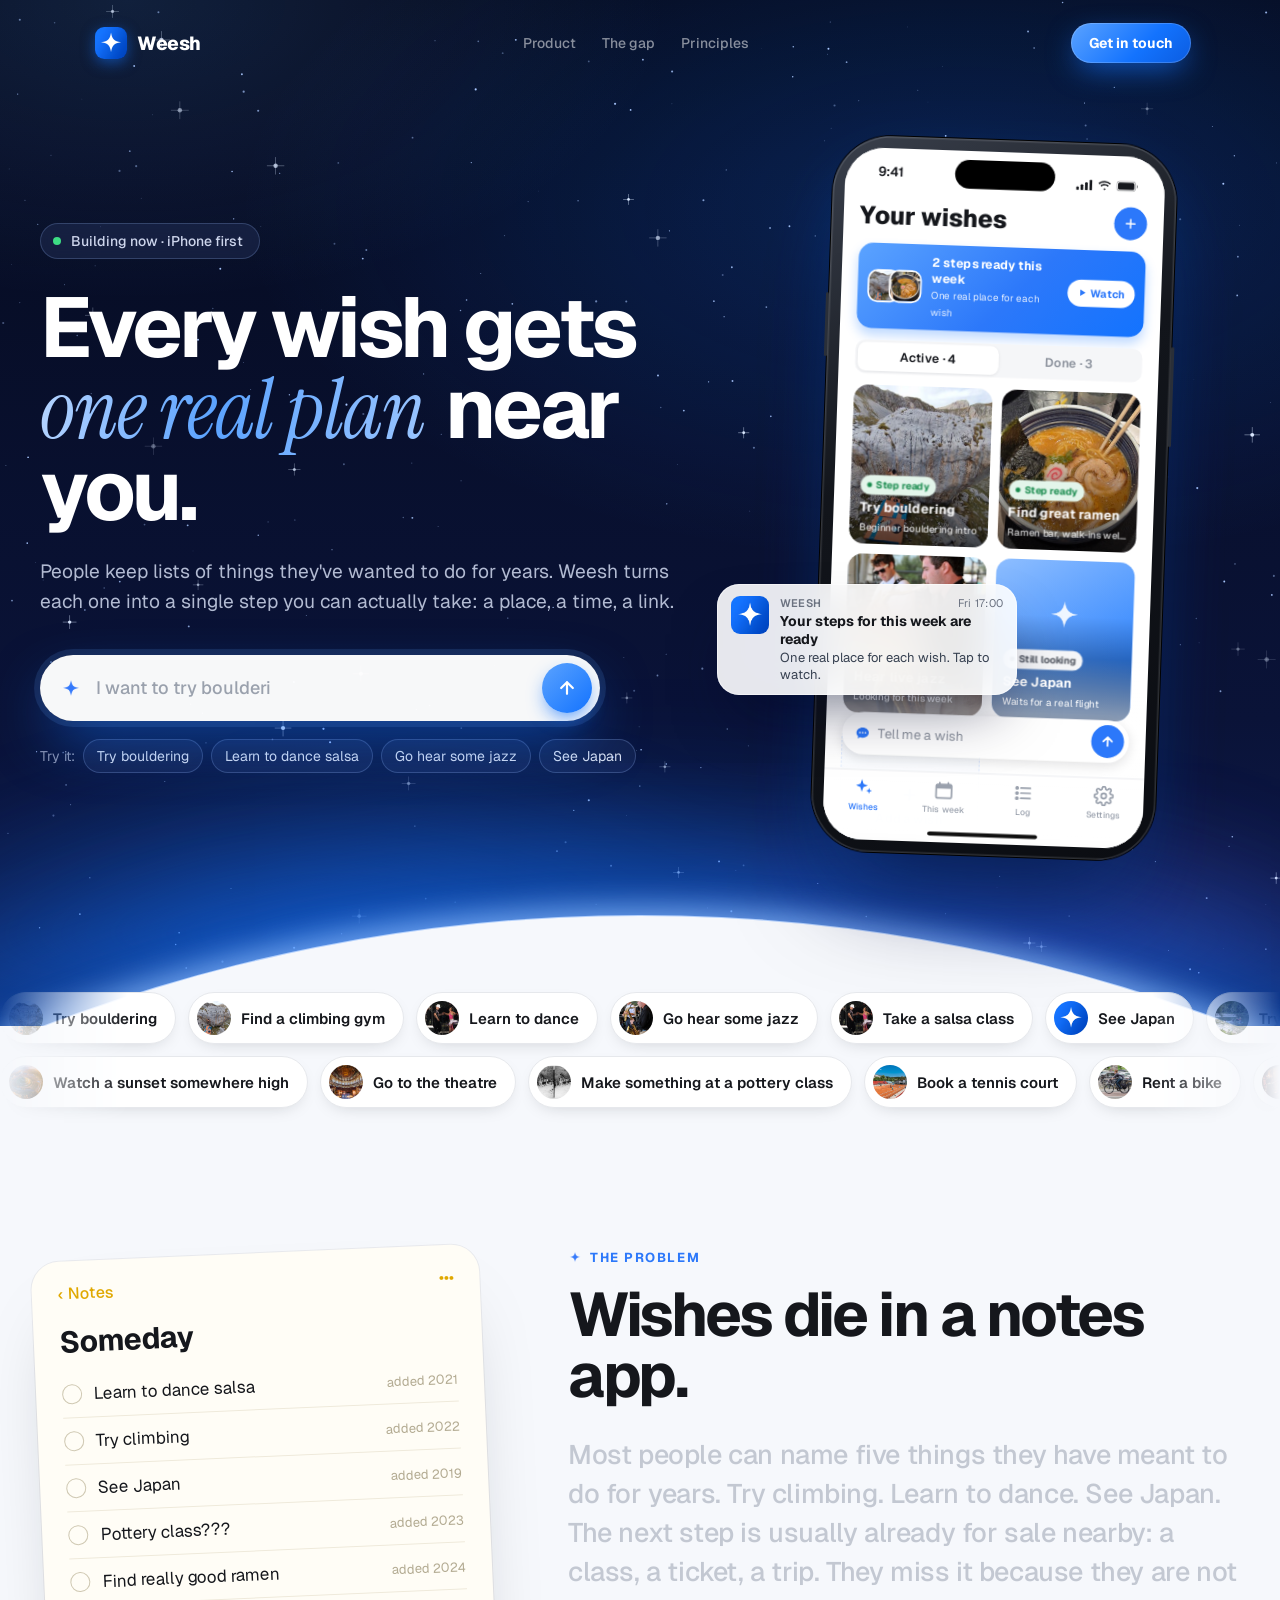
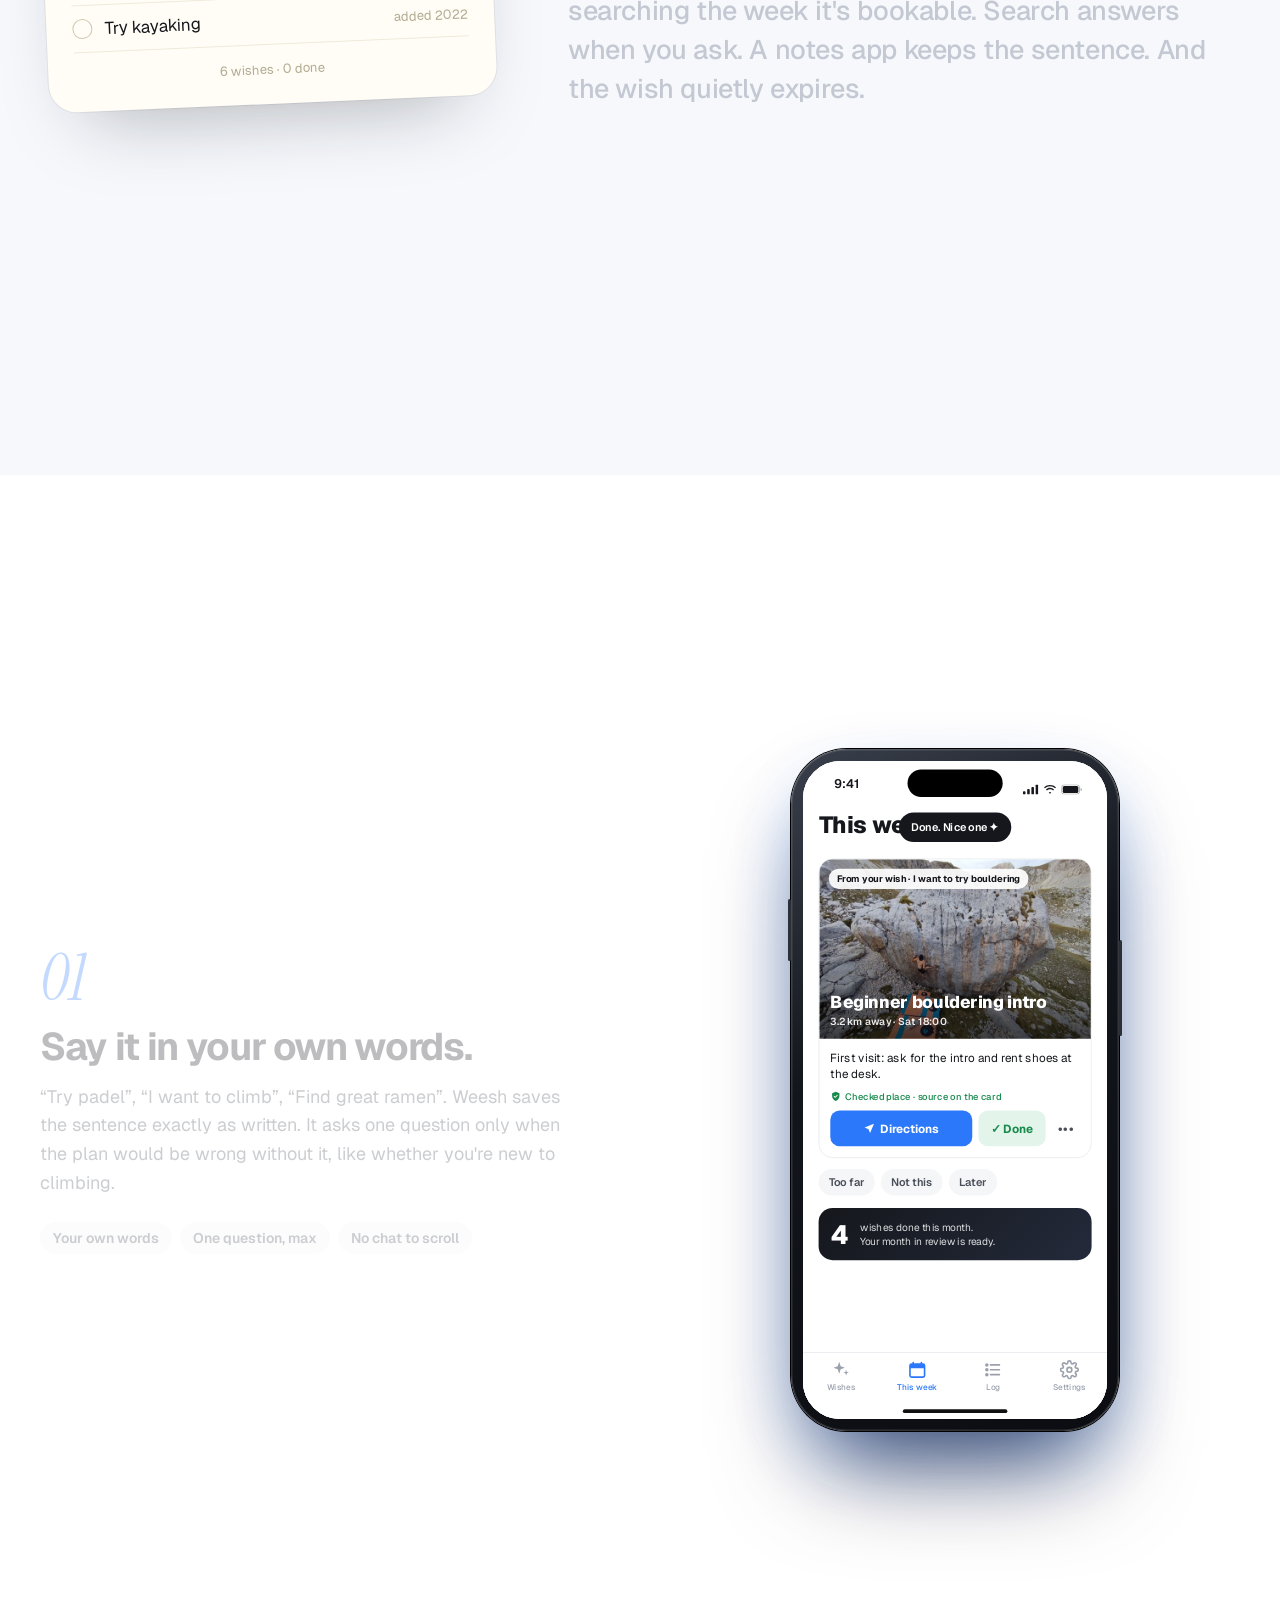
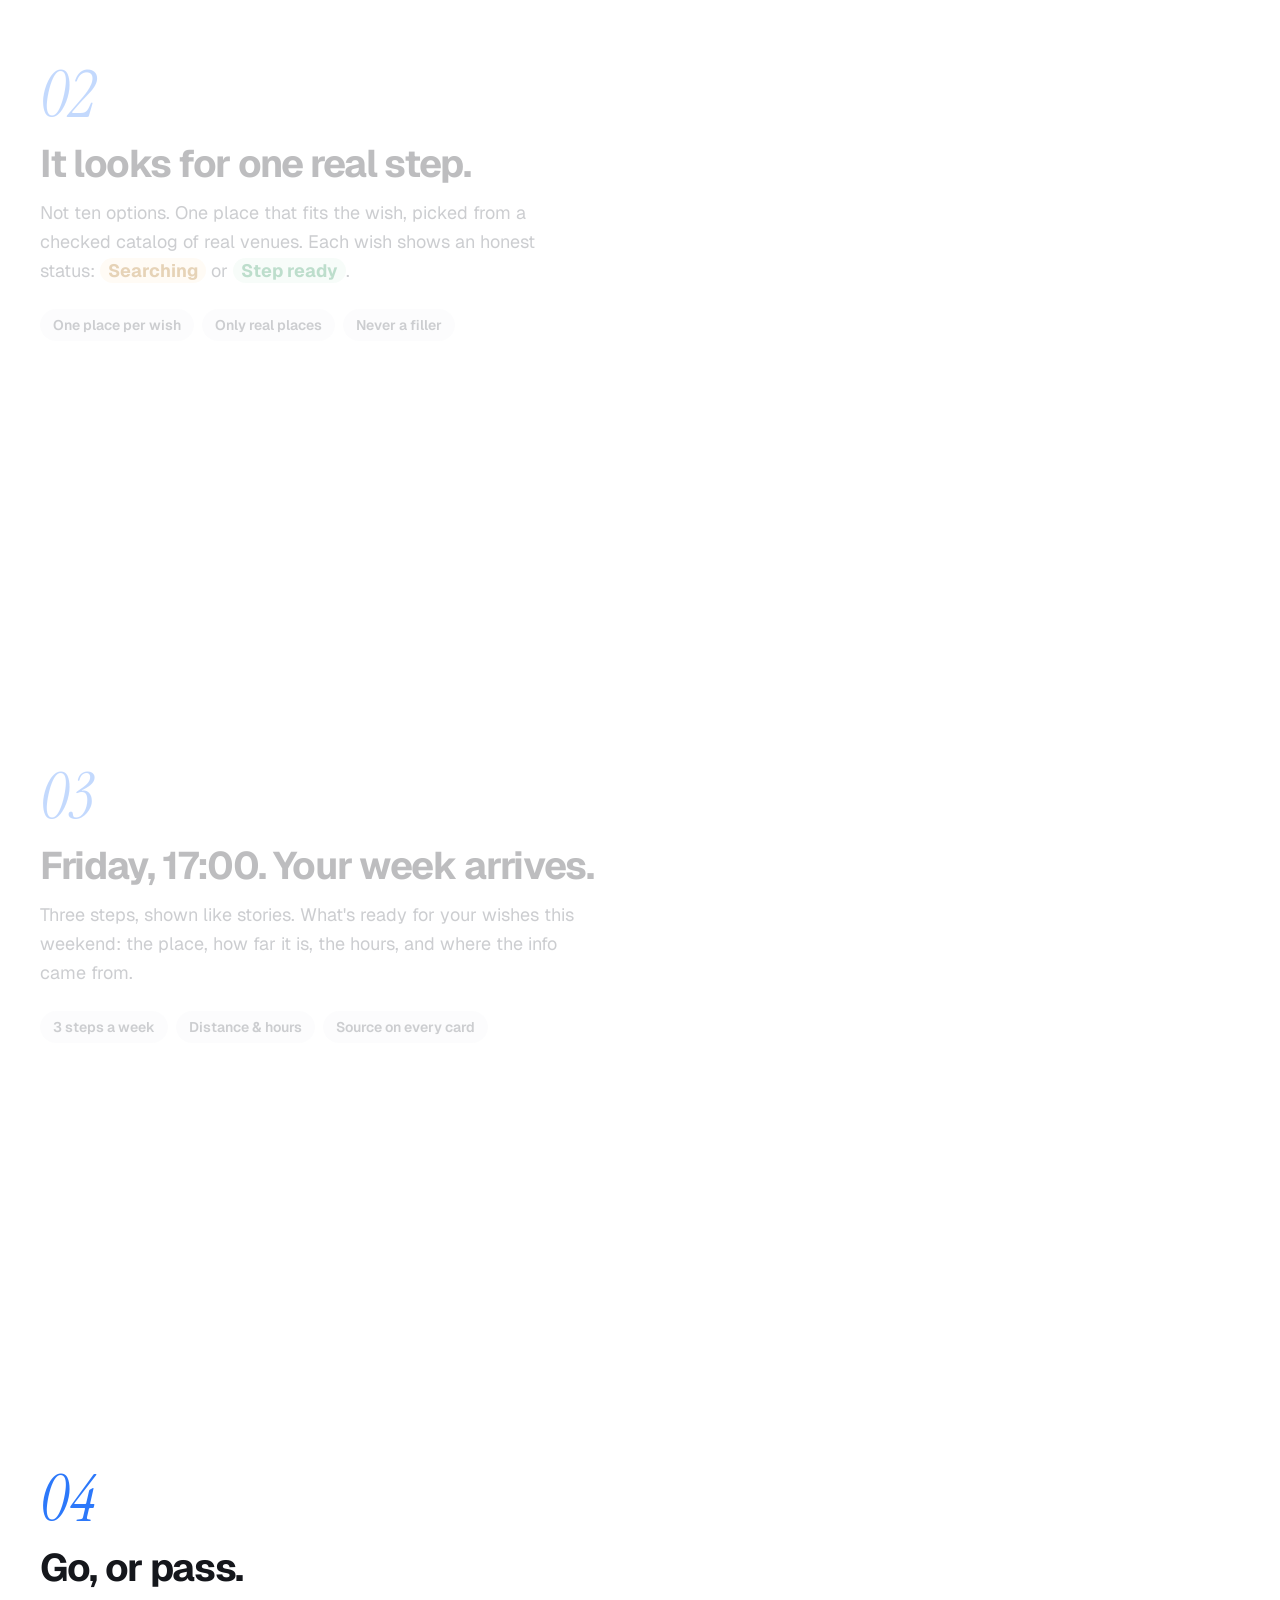
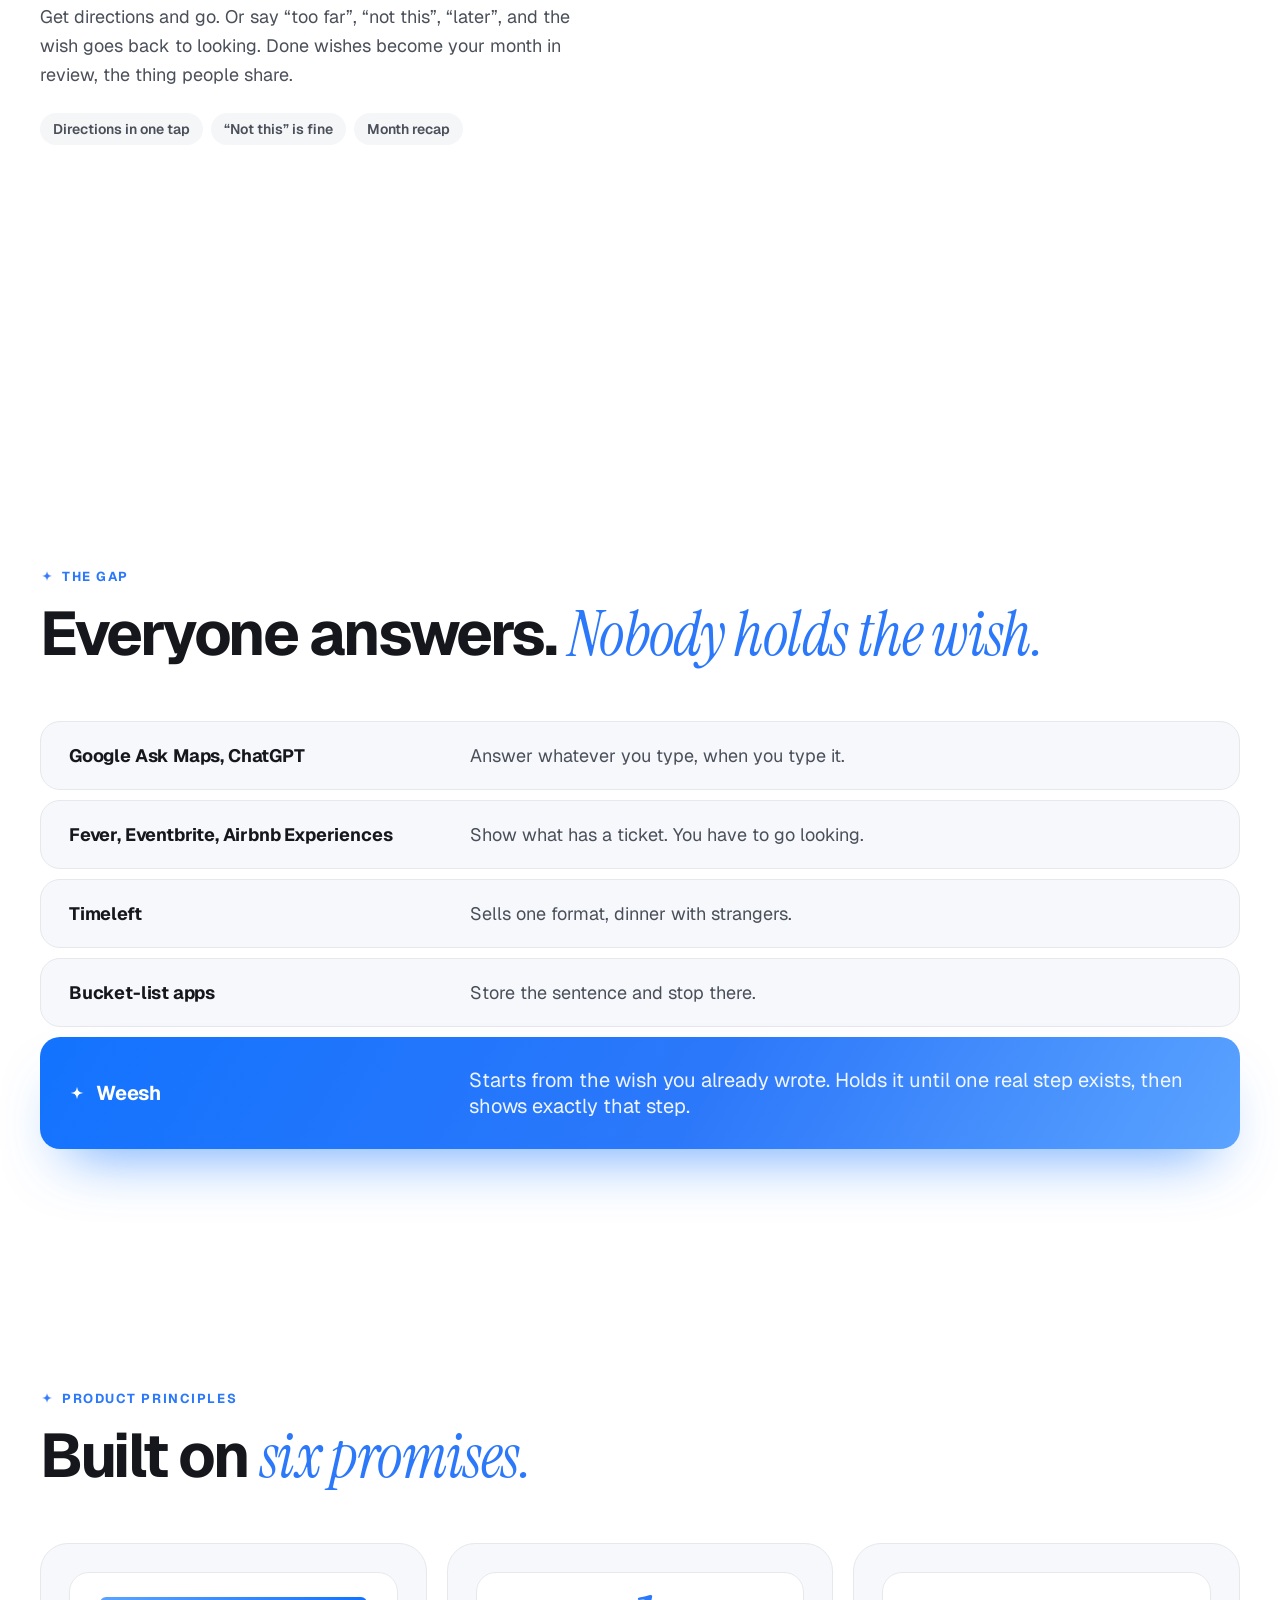
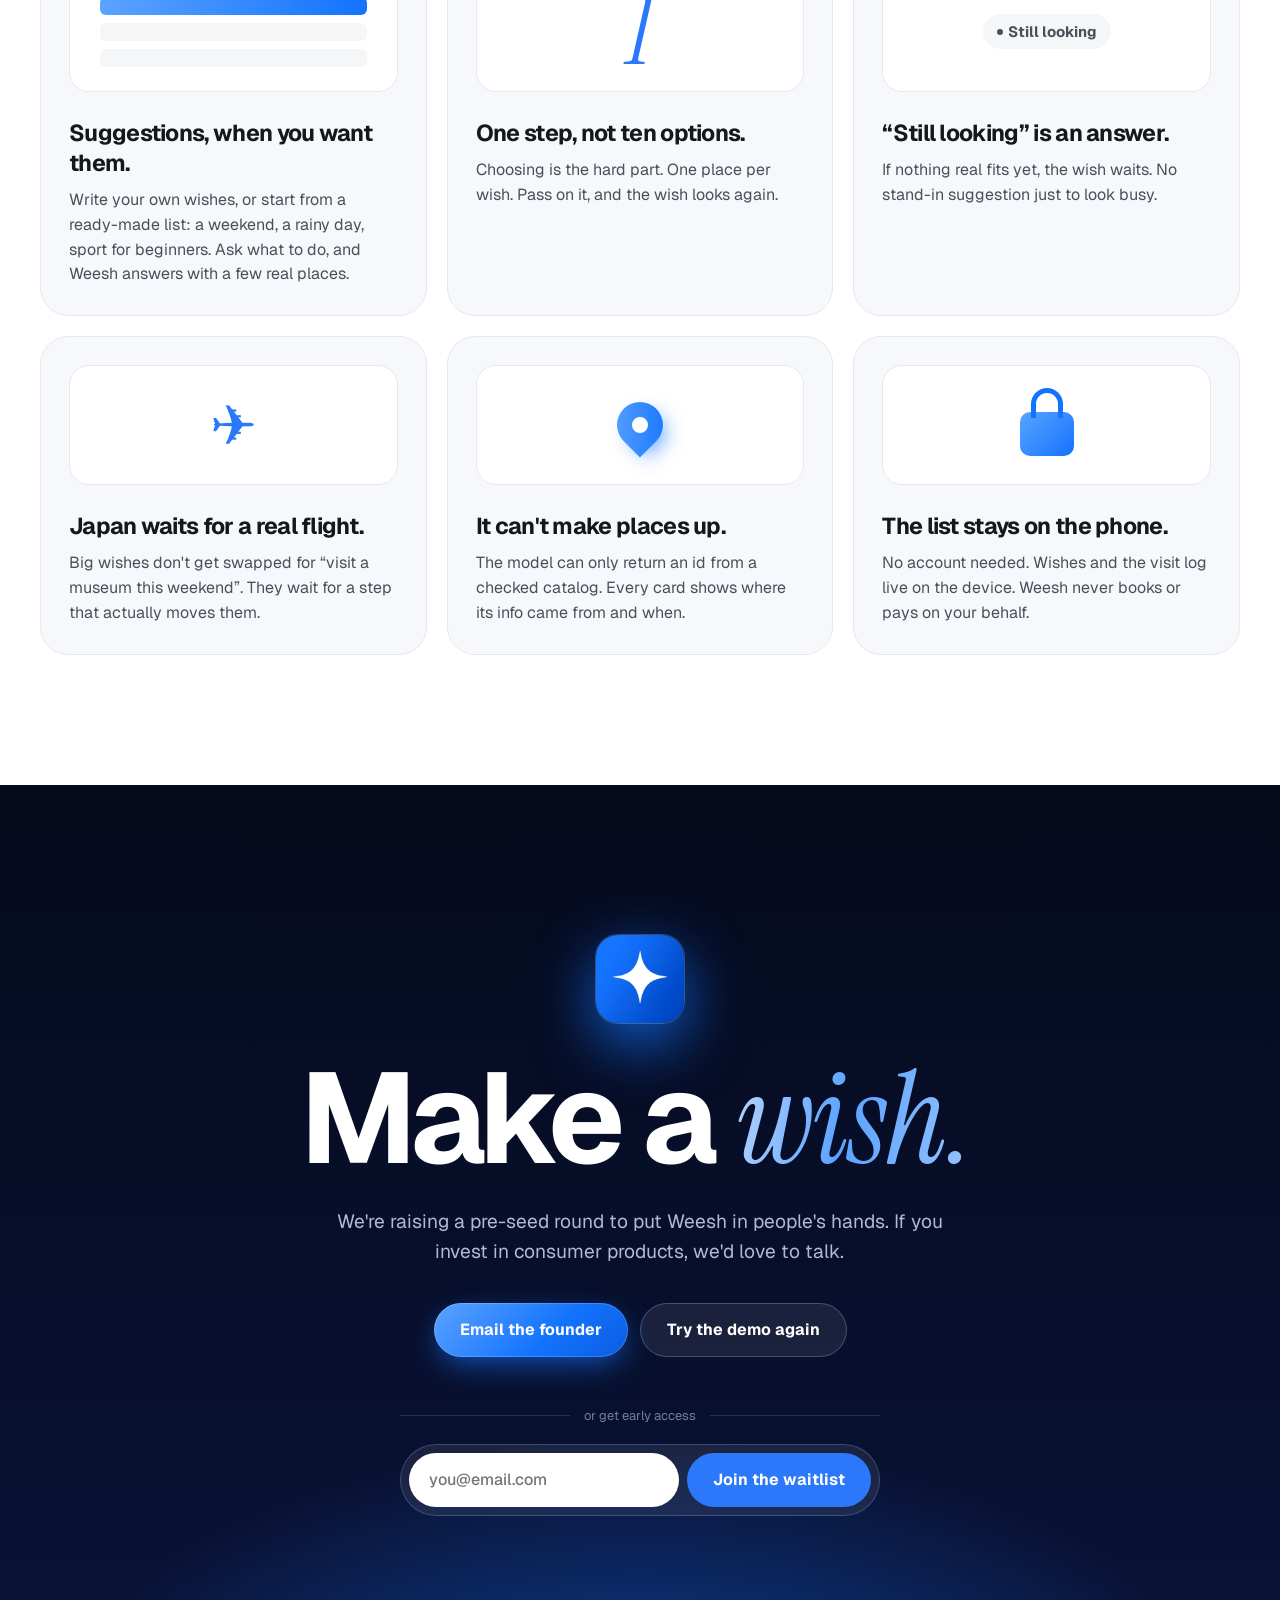
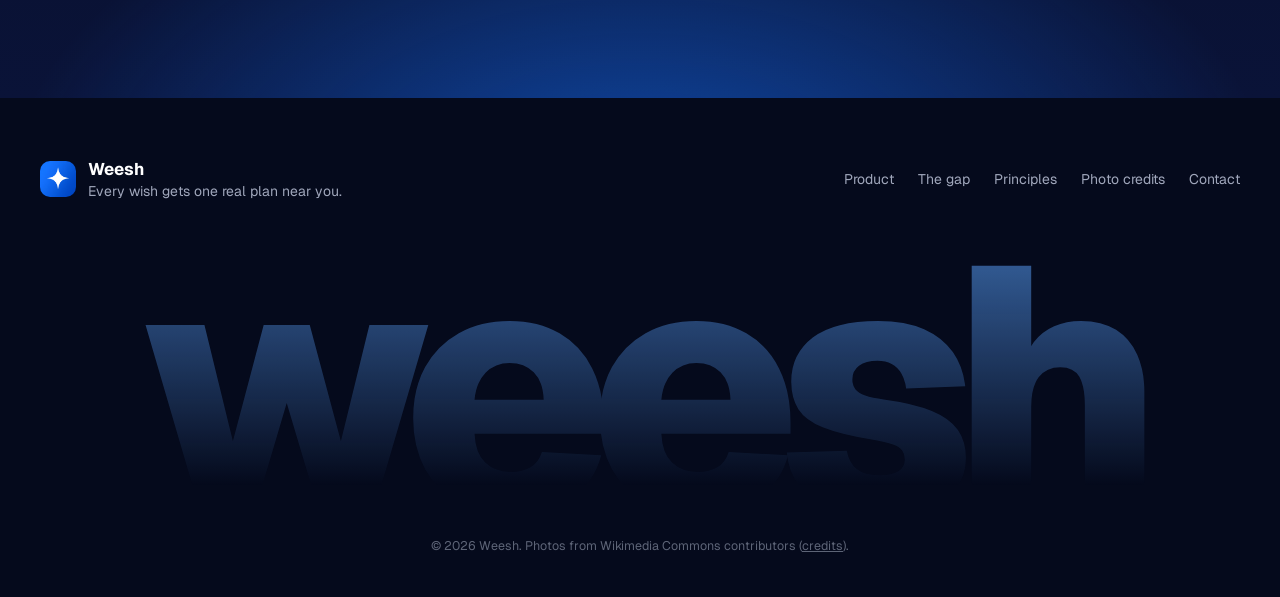
<file: index.html>
<!DOCTYPE html>
<html lang="en">
<head>
    <meta charset="UTF-8">
    <meta name="viewport" content="width=device-width, initial-scale=1.0, viewport-fit=cover">

    <title>Weesh - Every wish gets one real plan near you</title>
    <meta name="description" content="Weesh keeps the things you've meant to do for years and comes back with one real step for each: a place, a time, a link. Not a feed. Not a list that dies.">
    <meta name="theme-color" content="#050A1C">
    <meta name="robots" content="index, follow">
    <link rel="canonical" href="https://weeesh.app/">

    <meta property="og:type" content="website">
    <meta property="og:url" content="https://weeesh.app/">
    <meta property="og:title" content="Weesh - Every wish gets one real plan near you">
    <meta property="og:description" content="Write the wish. Get one real step: a place, a time, a link.">
    <meta property="og:image" content="https://weeesh.app/assets/img/og.png">
    <meta property="og:image:width" content="1200">
    <meta property="og:image:height" content="630">
    <meta property="og:site_name" content="Weesh">
    <meta name="twitter:card" content="summary_large_image">
    <meta name="twitter:title" content="Weesh - Every wish gets one real plan near you">
    <meta name="twitter:description" content="Write the wish. Get one real step: a place, a time, a link.">
    <meta name="twitter:image" content="https://weeesh.app/assets/img/og.png">

    <link rel="icon" type="image/png" sizes="32x32" href="assets/img/favicon-32.png">
    <link rel="apple-touch-icon" sizes="180x180" href="assets/img/apple-touch-icon.png">

    <link rel="preconnect" href="https://fonts.googleapis.com">
    <link rel="preconnect" href="https://fonts.gstatic.com" crossorigin>
    <link href="https://fonts.googleapis.com/css2?family=Geist:wght@400;500;600;700;800&family=Instrument+Serif:ital@0;1&display=swap" rel="stylesheet">
    <link rel="stylesheet" href="assets/css/site.css">
</head>
<body>
    <a class="skip" href="#main">Skip to content</a>

    <header class="nav" id="nav">
        <div class="nav-inner">
            <a class="brand" href="#top" aria-label="Weesh home">
                <img src="assets/img/icon-256.png" alt="" width="32" height="32">
                <span>Weesh</span>
            </a>
            <nav class="nav-links" aria-label="Sections">
                <a href="#how">Product</a>
                <a href="#landscape">The gap</a>
                <a href="#promises">Principles</a>
            </nav>
            <a class="btn btn-small btn-glow" href="#contact">Get in touch</a>
        </div>
    </header>

    <main id="main">
        <!-- HERO -->
        <section class="hero" id="top">
            <canvas class="sky" id="sky" aria-hidden="true"></canvas>
            <div class="aurora" aria-hidden="true"></div>
            <div class="container hero-inner">
                <div class="hero-copy">
                    <span class="eyebrow-pill">
                        <span class="live-dot"></span>
                        Building now · iPhone first
                    </span>
                    <h1 class="display">Every wish gets <em>one real plan</em> near you.</h1>
                    <p class="lead">People keep lists of things they've wanted to do for years. Weesh turns each one into a single step you can actually take: a place, a time, a link.</p>

                    <form class="wish-input" id="heroWish" autocomplete="off">
                        <img class="wi-spark" src="assets/img/spark.png" alt="" width="22" height="22">
                        <label class="sr-only" for="heroWishText">Type a wish</label>
                        <input id="heroWishText" name="wish" maxlength="80" spellcheck="false">
                        <button type="submit" class="wi-send" aria-label="Make the wish">
                            <svg viewBox="0 0 24 24" width="20" height="20" fill="none" stroke="currentColor" stroke-width="2.6" stroke-linecap="round" stroke-linejoin="round"><path d="M12 19V5M5 12l7-7 7 7"/></svg>
                        </button>
                    </form>
                    <div class="hero-try" id="heroTry">
                        <span>Try it:</span>
                        <button type="button" data-wish="Try bouldering">Try bouldering</button>
                        <button type="button" data-wish="Learn to dance salsa">Learn to dance salsa</button>
                        <button type="button" data-wish="Go hear some jazz">Go hear some jazz</button>
                        <button type="button" data-wish="See Japan">See Japan</button>
                    </div>
                </div>

                <div class="hero-visual">
                    <div class="float-card notif" aria-hidden="true">
                        <img src="assets/img/icon-256.png" alt="" width="38" height="38">
                        <div>
                            <div class="notif-top"><b>WEESH</b><span>Fri 17:00</span></div>
                            <div class="notif-title">Your steps for this week are ready</div>
                            <div class="notif-body">One real place for each wish. Tap to watch.</div>
                        </div>
                    </div>
                    <div class="phone phone-hero" id="heroPhone">
                        <div class="phone-screen"><div class="app" id="heroApp"></div></div>
                    </div>
                    <div class="float-card result" id="heroResult" aria-live="polite"></div>
                </div>
            </div>
        </section>

        <!-- RIBBON -->
        <section class="ribbon" aria-label="Wishes people write">
            <div class="ribbon-row" data-dir="left"></div>
            <div class="ribbon-row" data-dir="right"></div>
        </section>

        <!-- PROBLEM -->
        <section class="problem" id="problem">
            <div class="container problem-grid">
                <div class="notes-card" data-reveal>
                    <div class="notes-head">
                        <span class="notes-back">‹ Notes</span>
                        <span class="notes-dots">•••</span>
                    </div>
                    <h3 class="notes-title">Someday</h3>
                    <ul class="notes-list">
                        <li><span>Learn to dance salsa</span><time>added 2021</time></li>
                        <li><span>Try climbing</span><time>added 2022</time></li>
                        <li><span>See Japan</span><time>added 2019</time></li>
                        <li><span>Pottery class???</span><time>added 2023</time></li>
                        <li><span>Find really good ramen</span><time>added 2024</time></li>
                        <li><span>Try kayaking</span><time>added 2022</time></li>
                    </ul>
                    <div class="notes-foot">6 wishes · 0 done</div>
                </div>
                <div class="problem-copy">
                    <p class="kicker">The problem</p>
                    <h2 class="h2">Wishes die in a notes app.</h2>
                    <p class="kinetic" id="kinetic">Most people can name five things they have meant to do for years. Try climbing. Learn to dance. See Japan. The next step is usually already for sale nearby: a class, a ticket, a trip. They miss it because they are not searching the week it's bookable. Search answers when you ask. A notes app keeps the sentence. And the wish quietly expires.</p>
                </div>
            </div>
            <div class="container contrast" data-reveal>
                <div class="contrast-item">
                    <span class="contrast-label">Search &amp; AI chat</span>
                    <p>Answer whatever you type <em>right now</em>.</p>
                </div>
                <div class="contrast-vs">vs</div>
                <div class="contrast-item is-weesh">
                    <span class="contrast-label"><img src="assets/img/spark.png" alt="" width="14" height="14"> Weesh</span>
                    <p>Remembers the wish you wrote <em>months ago</em>, and brings it back the week it's possible.</p>
                </div>
            </div>
        </section>

        <!-- HOW IT WORKS -->
        <section class="how" id="how">
            <div class="container">
                <div class="section-head" data-reveal>
                    <p class="kicker">The product</p>
                    <h2 class="h2">From a sentence <em>to a Saturday.</em></h2>
                </div>
                <div class="how-grid">
                    <div class="how-steps">
                        <article class="step" data-step="0">
                            <span class="step-num">01</span>
                            <h3>Say it in your own words.</h3>
                            <p>“Try padel”, “I want to climb”, “Find great ramen”. Weesh saves the sentence exactly as written. It asks one question only when the plan would be wrong without it, like whether you're new to climbing.</p>
                            <ul class="step-tags"><li>Your own words</li><li>One question, max</li><li>No chat to scroll</li></ul>
                            <div class="step-phone" aria-hidden="true"></div>
                        </article>
                        <article class="step" data-step="1">
                            <span class="step-num">02</span>
                            <h3>It looks for one real step.</h3>
                            <p>Not ten options. One place that fits the wish, picked from a checked catalog of real venues. Each wish shows an honest status: <b class="t-search">Searching</b> or <b class="t-ready">Step ready</b>.</p>
                            <ul class="step-tags"><li>One place per wish</li><li>Only real places</li><li>Never a filler</li></ul>
                            <div class="step-phone" aria-hidden="true"></div>
                        </article>
                        <article class="step" data-step="2">
                            <span class="step-num">03</span>
                            <h3>Friday, 17:00. Your week arrives.</h3>
                            <p>Three steps, shown like stories. What's ready for your wishes this weekend: the place, how far it is, the hours, and where the info came from.</p>
                            <ul class="step-tags"><li>3 steps a week</li><li>Distance &amp; hours</li><li>Source on every card</li></ul>
                            <div class="step-phone" aria-hidden="true"></div>
                        </article>
                        <article class="step" data-step="3">
                            <span class="step-num">04</span>
                            <h3>Go, or pass.</h3>
                            <p>Get directions and go. Or say “too far”, “not this”, “later”, and the wish goes back to looking. Done wishes become your month in review, the thing people share.</p>
                            <ul class="step-tags"><li>Directions in one tap</li><li>“Not this” is fine</li><li>Month recap</li></ul>
                            <div class="step-phone" aria-hidden="true"></div>
                        </article>
                    </div>
                    <div class="how-stage">
                        <div class="phone phone-how" id="howPhone">
                            <div class="phone-screen"><div class="app" id="howApp"></div></div>
                        </div>
                    </div>
                </div>
            </div>
        </section>

        <!-- LANDSCAPE -->
        <section class="landscape" id="landscape">
            <div class="container">
                <div class="section-head" data-reveal>
                    <p class="kicker">The gap</p>
                    <h2 class="h2">Everyone answers. <em>Nobody holds the wish.</em></h2>
                </div>
                <div class="lane-list">
                    <div class="lane" data-reveal><b>Google Ask Maps, ChatGPT</b><span>Answer whatever you type, when you type it.</span></div>
                    <div class="lane" data-reveal><b>Fever, Eventbrite, Airbnb Experiences</b><span>Show what has a ticket. You have to go looking.</span></div>
                    <div class="lane" data-reveal><b>Timeleft</b><span>Sells one format, dinner with strangers.</span></div>
                    <div class="lane" data-reveal><b>Bucket-list apps</b><span>Store the sentence and stop there.</span></div>
                    <div class="lane lane-weesh" data-reveal><b><img src="assets/img/spark.png" alt="" width="18" height="18"> Weesh</b><span>Starts from the wish you already wrote. Holds it until one real step exists, then shows exactly that step.</span></div>
                </div>
            </div>
        </section>

        <!-- PROMISES -->
        <section class="promises" id="promises">
            <div class="container">
                <div class="section-head" data-reveal>
                    <p class="kicker">Product principles</p>
                    <h2 class="h2">Built on <em>six promises.</em></h2>
                </div>
                <div class="promise-grid">
                    <article class="promise" data-reveal>
                        <div class="promise-art art-feed" aria-hidden="true"><i></i><i></i><i></i></div>
                        <h3>Suggestions, when you want them.</h3>
                        <p>Write your own wishes, or start from a ready-made list: a weekend, a rainy day, sport for beginners. Ask what to do, and Weesh answers with a few real places.</p>
                    </article>
                    <article class="promise" data-reveal>
                        <div class="promise-art art-one" aria-hidden="true"><b>1</b></div>
                        <h3>One step, not ten options.</h3>
                        <p>Choosing is the hard part. One place per wish. Pass on it, and the wish looks again.</p>
                    </article>
                    <article class="promise" data-reveal>
                        <div class="promise-art art-still" aria-hidden="true"><span class="chip waiting"><i></i>Still looking</span></div>
                        <h3>“Still looking” is an answer.</h3>
                        <p>If nothing real fits yet, the wish waits. No stand-in suggestion just to look busy.</p>
                    </article>
                    <article class="promise" data-reveal>
                        <div class="promise-art art-plane" aria-hidden="true">✈︎</div>
                        <h3>Japan waits for a real flight.</h3>
                        <p>Big wishes don't get swapped for “visit a museum this weekend”. They wait for a step that actually moves them.</p>
                    </article>
                    <article class="promise" data-reveal>
                        <div class="promise-art art-pin" aria-hidden="true"><span></span></div>
                        <h3>It can't make places up.</h3>
                        <p>The model can only return an id from a checked catalog. Every card shows where its info came from and when.</p>
                    </article>
                    <article class="promise" data-reveal>
                        <div class="promise-art art-lock" aria-hidden="true"><span></span></div>
                        <h3>The list stays on the phone.</h3>
                        <p>No account needed. Wishes and the visit log live on the device. Weesh never books or pays on your behalf.</p>
                    </article>
                </div>
            </div>
        </section>

        <!-- CONTACT -->
        <section class="final" id="contact">
            <canvas class="sky" id="sky2" aria-hidden="true"></canvas>
            <div class="container final-inner">
                <img class="final-icon" src="assets/img/icon-256.png" alt="" width="88" height="88">
                <h2 class="display display-final">Make a <em>wish.</em></h2>
                <p class="lead lead-center">We're raising a pre-seed round to put Weesh in people's hands. If you invest in consumer products, we'd love to talk.</p>
                <div class="final-actions">
                    <a class="btn btn-glow" href="mailto:dev.ohmyapp@gmail.com?subject=Weesh%20-%20investor%20intro">Email the founder</a>
                    <a class="btn btn-ghost" href="#top">Try the demo again</a>
                </div>
                <div class="final-divider"><span>or get early access</span></div>
                <form class="join-form" id="joinForm" novalidate>
                    <label class="sr-only" for="joinEmail">Email</label>
                    <input id="joinEmail" type="email" name="email" placeholder="you@email.com" required autocomplete="email">
                    <button class="btn btn-blue" type="submit">Join the waitlist</button>
                </form>
                <p class="form-msg" id="joinMsg" role="status"></p>
            </div>
        </section>
    </main>

    <footer class="footer">
        <div class="container footer-inner">
            <div class="footer-brand">
                <img src="assets/img/icon-256.png" alt="" width="36" height="36">
                <div>
                    <b>Weesh</b>
                    <span>Every wish gets one real plan near you.</span>
                </div>
            </div>
            <nav class="footer-links" aria-label="Footer">
                <a href="#how">Product</a>
                <a href="#landscape">The gap</a>
                <a href="#promises">Principles</a>
                <a href="credits.html">Photo credits</a>
                <a href="mailto:dev.ohmyapp@gmail.com">Contact</a>
            </nav>
        </div>
        <div class="wordmark" aria-hidden="true">weesh</div>
        <p class="container footer-fine">© 2026 Weesh. Photos from Wikimedia Commons contributors (<a href="credits.html">credits</a>).</p>
    </footer>

    <script src="assets/js/analytics.js"></script>
    <script src="assets/js/data.js"></script>
    <script src="assets/js/site.js"></script>
</body>
</html>
</file>
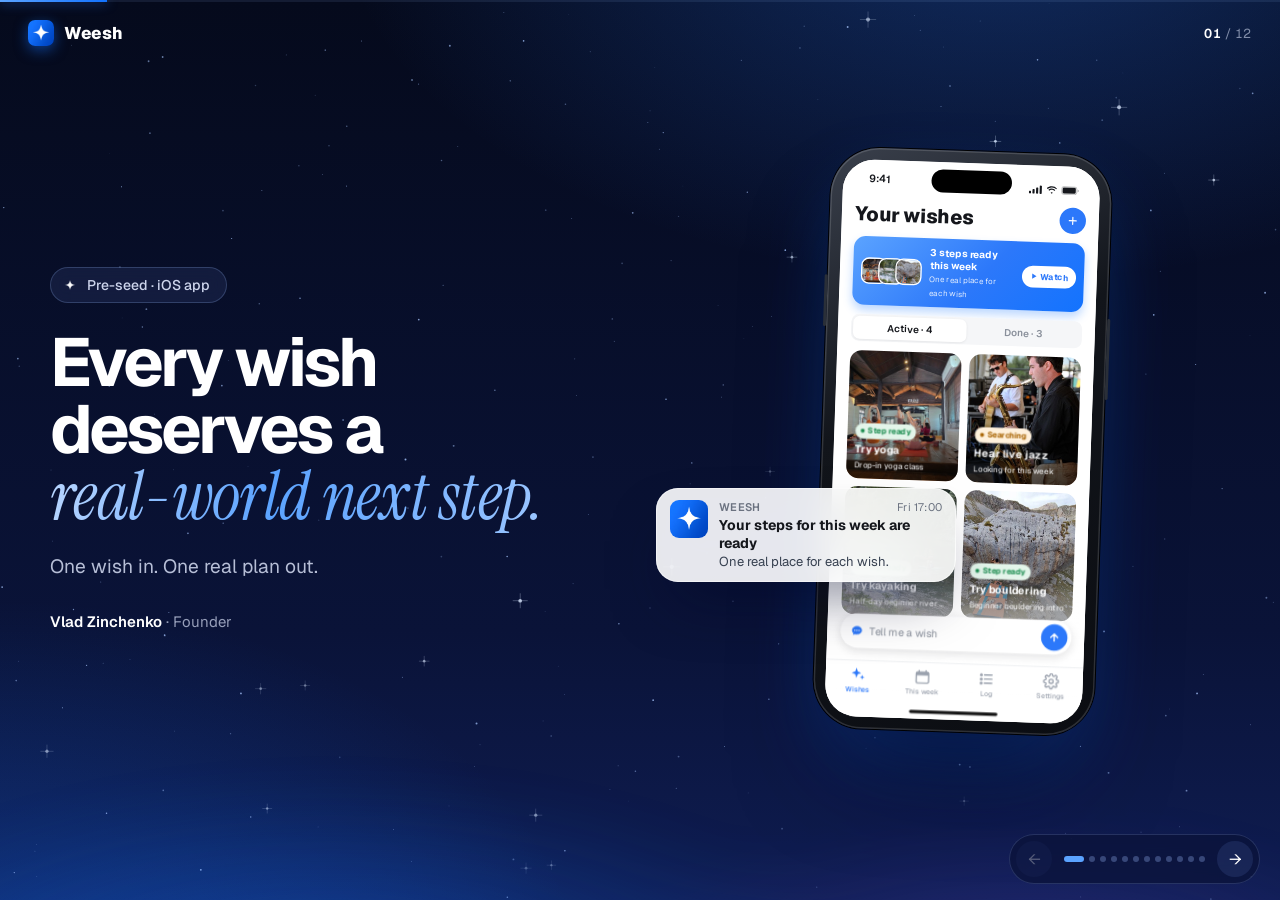
<file: pitch/index.html>
<!DOCTYPE html>
<html lang="en">
<head>
    <meta charset="UTF-8">
    <meta name="viewport" content="width=device-width, initial-scale=1.0, viewport-fit=cover">
    <title>Weesh - Investor presentation</title>
    <meta name="description" content="People have things they want to do. Weesh helps them actually do them. Pre-seed presentation.">
    <meta name="theme-color" content="#050a1c">
    <meta name="robots" content="noindex, follow">
    <link rel="canonical" href="https://weeesh.app/pitch/">

    <meta property="og:type" content="website">
    <meta property="og:url" content="https://weeesh.app/pitch/">
    <meta property="og:title" content="Weesh">
    <meta property="og:description" content="Every wish deserves a real-world next step.">
    <meta property="og:image" content="https://weeesh.app/assets/img/icon-1024.png">
    <meta name="twitter:card" content="summary_large_image">
    <meta name="twitter:title" content="Weesh">
    <meta name="twitter:description" content="Every wish deserves a real-world next step.">
    <meta name="twitter:image" content="https://weeesh.app/assets/img/icon-1024.png">

    <link rel="icon" type="image/png" sizes="32x32" href="../assets/img/favicon-32.png">
    <link rel="apple-touch-icon" sizes="180x180" href="../assets/img/apple-touch-icon.png">
    <link rel="preconnect" href="https://fonts.googleapis.com">
    <link rel="preconnect" href="https://fonts.gstatic.com" crossorigin>
    <link href="https://fonts.googleapis.com/css2?family=Geist:wght@400;500;600;700;800&family=Instrument+Serif:ital@0;1&display=swap" rel="stylesheet">
    <link rel="stylesheet" href="../assets/css/site.css?v=7">
    <link rel="stylesheet" href="../assets/css/pitch.css?v=7">
</head>
<body class="pitch">
    <a class="skip" href="#deck">Skip to deck</a>

    <div class="backdrop" aria-hidden="true">
        <canvas class="sky" id="sky"></canvas>
        <div class="aurora"></div>
    </div>

    <header class="top">
        <div class="brand">
            <img src="../assets/img/icon-256.png" alt="" width="26" height="26">
            <span>Weesh</span>
        </div>
        <span class="counter"><b id="counter">01</b> / 12</span>
    </header>
    <div class="progress" aria-hidden="true"><i id="bar"></i></div>

    <main class="deck" id="deck" tabindex="0">

        <!-- 1 · Cover -->
        <section class="slide is-on s-cover" data-slide="1" aria-label="Cover">
            <div class="slide-pad split">
                <div class="copy">
                    <p class="eyebrow-pill a" style="--d:0"><img src="../assets/img/spark.png" alt="" width="14" height="14" class="pill-spark">Pre-seed · iOS app</p>
                    <h1 class="display a" style="--d:1">Every wish deserves a <em><span class="nw">real-world</span> next step.</em></h1>
                    <p class="lead a" style="--d:2">One wish in. One real plan out.</p>
                    <p class="who a" style="--d:3"><b>Vlad Zinchenko</b> · Founder</p>
                </div>
                <div class="visual a" style="--d:2">
                    <div class="phone phone-cover"><div class="phone-screen"><div class="app" data-screen="home"></div></div></div>
                    <div class="float-card notif cover-notif">
                        <img src="../assets/img/icon-256.png" alt="" width="38" height="38">
                        <div>
                            <div class="notif-top"><b>WEESH</b><span>Fri 17:00</span></div>
                            <div class="notif-title">Your steps for this week are ready</div>
                            <div class="notif-body">One real place for each wish.</div>
                        </div>
                    </div>
                </div>
            </div>
        </section>

        <!-- 2 · Problem -->
        <section class="slide" data-slide="2" aria-label="Problem" hidden>
            <div class="slide-pad split split-rev">
                <div class="visual a" style="--d:1">
                    <div class="notes-card fading">
                        <div class="notes-head"><span>‹ Notes</span><span>Done</span></div>
                        <div class="notes-title"><b>Someday</b></div>
                        <ul class="notes-list">
                            <li><span>Learn to dance salsa</span><time>added 2021</time></li>
                            <li><span>Try climbing</span><time>added 2022</time></li>
                            <li><span>See Japan</span><time>added 2019</time></li>
                            <li><span>Try yoga</span><time>added 2023</time></li>
                            <li><span>See a stand-up show</span><time>added 2024</time></li>
                            <li><span>Try kayaking</span><time>added 2022</time></li>
                        </ul>
                        <div class="notes-foot">6 wishes · 0 done</div>
                    </div>
                </div>
                <div class="copy">
                    <p class="kicker a" style="--d:0">Problem</p>
                    <h2 class="h a" style="--d:1">People save experiences. <em>They rarely follow through.</em></h2>
                    <ol class="flow a" style="--d:2">
                        <li><b>Discover</b><span>Maps, notes, social apps, friends.</span></li>
                        <li><b>Save</b><span>The idea is kept. The plan is not.</span></li>
                        <li class="dim"><b>Forget</b><span>No time, no next step. The wish goes quiet.</span></li>
                    </ol>
                    <p class="fine a" style="--d:3">Sheeran &amp; Webb, 2016: intentions often don’t turn into action, and concrete plans help close the gap. Arival &amp; Phocuswright, 2026: people who book an experience ahead usually already knew what they wanted.</p>
                </div>
            </div>
        </section>

        <!-- 3 · Insight -->
        <section class="slide" data-slide="3" aria-label="Insight" hidden>
            <div class="slide-pad center">
                <p class="kicker a" style="--d:0">Insight</p>
                <h2 class="h a" style="--d:1">The missing layer is between <em>intention and action.</em></h2>
                <ol class="bridge a" style="--d:2">
                    <li><span class="node">Intention</span><small>Something they already want to do</small></li>
                    <li class="gap"><span class="node node-weesh"><img src="../assets/img/spark.png" alt="" width="16" height="16">Weesh</span><small>A real opportunity, at a moment they can act</small></li>
                    <li><span class="node">Action</span><small>They go</small></li>
                </ol>
                <div class="contrast a" style="--d:3">
                    <div class="contrast-item">
                        <span class="contrast-label">Search &amp; AI chat</span>
                        <p>Answer whatever you type <em>right now.</em></p>
                    </div>
                    <span class="contrast-vs">vs</span>
                    <div class="contrast-item is-weesh">
                        <span class="contrast-label">Weesh</span>
                        <p>Remembers the wish you wrote <em>months ago,</em> and comes back when there is a plan.</p>
                    </div>
                </div>
            </div>
        </section>

        <!-- 4 · Product -->
        <section class="slide" data-slide="4" aria-label="Product" hidden>
            <div class="slide-pad">
                <div class="head-row">
                    <div>
                        <p class="kicker a" style="--d:0">Product</p>
                        <h2 class="h a" style="--d:1">One saved wish becomes <em>one plan.</em></h2>
                    </div>
                </div>
                <ol class="trio">
                    <li class="a" style="--d:2">
                        <div class="phone phone-sm"><div class="phone-screen"><div class="app" data-screen="chat"></div></div></div>
                        <b><i>01</i> Say it</b>
                        <span>In their own words. Weesh keeps the wish.</span>
                    </li>
                    <li class="a" style="--d:3">
                        <div class="phone phone-sm"><div class="phone-screen"><div class="app" data-screen="found"></div></div></div>
                        <b><i>02</i> Weesh finds one real place</b>
                        <span>Only places it already knows. If nothing fits yet, it keeps searching.</span>
                    </li>
                    <li class="a" style="--d:4">
                        <div class="phone phone-sm"><div class="phone-screen"><div class="app" data-screen="place"></div></div></div>
                        <b><i>03</i> They go</b>
                        <span>A place, a time, and the venue’s own link.</span>
                    </li>
                </ol>
            </div>
        </section>

        <!-- 5 · In the app -->
        <section class="slide" data-slide="5" aria-label="Demonstration" hidden>
            <div class="slide-pad split split-rev">
                <div class="visual a" style="--d:1">
                    <div class="phone phone-story"><div class="phone-screen"><div class="app" data-screen="story"></div></div></div>
                </div>
                <div class="copy">
                    <p class="kicker a" style="--d:0">In the app</p>
                    <h2 class="h a" style="--d:1">From “I want to…” to <em>“here is a place.”</em></h2>
                    <dl class="anatomy a" style="--d:2">
                        <div><dt>The wish</dt><dd>“I want to try yoga.”</dd></div>
                        <div><dt>The plan</dt><dd>A drop-in beginner class</dd></div>
                        <div><dt>When &amp; where</dt><dd>Saturday morning, a short walk away</dd></div>
                        <div><dt>The next step</dt><dd>Directions, or book on the venue’s page</dd></div>
                    </dl>                </div>
            </div>
        </section>

        <!-- 6 · Why now -->
        <section class="slide" data-slide="6" aria-label="Why now" hidden>
            <div class="slide-pad split">
                <div class="copy">
                    <p class="kicker a" style="--d:0">Why now</p>
                    <h2 class="h a" style="--d:1">A vague wish can finally be <em>tied to a real place.</em></h2>
                    <ol class="points a" style="--d:2">
                        <li><b>AI reads intention.</b> “Yoga, beginner, near me” becomes a local plan, and only matches places Weesh already knows.</li>
                        <li><b>Live search is too costly for a free app.</b> Grounding with Google Search costs $14 per 1,000 queries. A shared city catalog stays cheap.</li>
                    </ol>
                </div>
                <div class="visual a" style="--d:2">
                    <div class="glass bars-card">
                        <p class="card-label">Share booked online, 2025</p>
                        <div class="hbar"><span>All travel</span><div><i style="--w:64%"></i></div><b>64%</b></div>
                        <div class="hbar hbar-hi"><span>Experiences</span><div><i style="--w:33%"></i></div><b>33%</b></div>
                        <p class="card-note">Experiences are the last big part of travel still mostly offline. Supply is local and fragmented.</p>
                    </div>
                    <p class="fine">Arival &amp; Phocuswright, 2026. Gemini API pricing. Ask Maps, in Google Maps since March 2026, shows people already ask this way.</p>
                </div>
            </div>
        </section>

        <!-- 7 · Market -->
        <section class="slide" data-slide="7" aria-label="Market" hidden>
            <div class="slide-pad split">
                <div class="copy">
                    <p class="kicker a" style="--d:0">Market</p>
                    <h2 class="h a" style="--d:1">A global market. <em>Entered one city at a time.</em></h2>
                    <p class="mega a" style="--d:2">$271B</p>
                    <p class="mega-sub a" style="--d:2">Tours, activities and attractions, worldwide gross bookings, 2025.</p>
                    <ul class="facts a" style="--d:3">
                        <li><b>33%</b> booked online</li>
                        <li><b>Any city</b> same wish everywhere, catalog built locally</li>
                    </ul>
                </div>
                <div class="visual a" style="--d:2">
                    <div class="glass chart-card">
                        <p class="card-label">Experiences, gross bookings, $B</p>
                        <div class="cols">
                            <div style="--h:79.2%"><div class="track"><i><b>$271B</b></i></div><span>2025</span></div>
                            <div class="proj" style="--h:100%"><div class="track"><i><b>$342B</b></i></div><span>2029</span></div>
                        </div>
                    </div>
                    <p class="fine">Arival &amp; Phocuswright, The Outlook for Travel Experiences 2019-2029 (Feb 2026). 2029 is a projection. Weesh sells the follow-through, not the ticket.</p>
                </div>
            </div>
        </section>

        <!-- 8 · Landscape -->
        <section class="slide" data-slide="8" aria-label="Landscape" hidden>
            <div class="slide-pad">
                <p class="kicker a" style="--d:0">Landscape</p>
                <h2 class="h a" style="--d:1">Others help people discover. <em><span class="nw">Follow-through</span> is still open.</em></h2>
                <div class="lanes a" style="--d:2">
                    <div class="ln"><b>Ask Maps, ChatGPT</b><span>Answer where to go, the moment you ask.</span></div>
                    <div class="ln"><b>Pinterest, Instagram, TikTok</b><span>Keep the post. The plan is still yours to build.</span></div>
                    <div class="ln"><b>GetYourGuide, Viator</b><span>Sell ticketed tours. Strong at checkout.</span></div>
                    <div class="ln"><b>Fever, Eventbrite</b><span>Show what is on sale now.</span></div>
                    <div class="ln"><b>Timeleft</b><span>Weekly outings with strangers, built around dinner. Proves people pay for planned offline time.</span></div>
                    <div class="ln ln-weesh"><b><img src="../assets/img/spark.png" alt="" width="18" height="18">Weesh</b><span>Keeps the wish until one real place is ready.</span></div>
                </div>
                <p class="answer a" style="--d:3"><b>Discovery starts with a search. Weesh starts with a wish.</b> Maps answers where to go. Weesh remembers what you want to do, and comes back when there is a plan.</p>
            </div>
        </section>

        <!-- 9 · Business model -->
        <section class="slide" data-slide="9" aria-label="Business model" hidden>
            <div class="slide-pad">
                <p class="kicker a" style="--d:0">Business model</p>
                <h2 class="h a" style="--d:1">Paid when people go. <em>Then paid to keep going.</em></h2>
                <div class="money">
                    <article class="glass a" style="--d:2">
                        <span class="tag">First</span>
                        <p class="num">5-10%</p>
                        <h3>Commission on the step</h3>
                        <p>When the plan is bookable, like a class, a ticket, or an experience, Weesh earns a referral. GetYourGuide and Viator pay partners 8%.</p>
                    </article>
                    <article class="glass is-weesh a" style="--d:3">
                        <span class="tag">Next</span>
                        <p class="num">$7-10<small>/mo</small></p>
                        <h3>Subscription</h3>
                        <p>For people who come back. Timeleft already sells one planned outing a week at $19.99.</p>
                    </article>
                    <article class="glass a" style="--d:4">
                        <span class="tag">Cost</span>
                        <p class="num">~$10</p>
                        <h3>To build a city, once</h3>
                        <p>Then shared by everyone in it. Each user only adds small live checks when they open a place.</p>
                    </article>
                </div>
                <p class="fine a" style="--d:5">Commission: GetYourGuide and Viator public partner programs. Price point: Timeleft membership, $19.99/month in the US. Costs modeled on Google Maps Platform and Gemini API pricing.</p>
            </div>
        </section>

        <!-- 10 · Why it compounds -->
        <section class="slide" data-slide="10" aria-label="What could compound" hidden>
            <div class="slide-pad split">
                <div class="copy">
                    <p class="kicker a" style="--d:0">Why it compounds</p>
                    <h2 class="h a" style="--d:1">Every city makes <em>the next one easier.</em></h2>
                    <p class="lead a" style="--d:2">Each wish teaches Weesh what people want. Each visit teaches it which places deliver.</p>
                    <p class="fine a" style="--d:3">The catalog is shared across a city. The wish list stays with the person.</p>
                </div>
                <div class="visual a" style="--d:2">
                    <div class="wheel">
                        <svg class="wheel-ring" viewBox="0 0 400 400" aria-hidden="true">
                            <defs><linearGradient id="ring" x1="0" y1="0" x2="1" y2="1"><stop offset="0" stop-color="#8ebeff"/><stop offset="1" stop-color="#1373fe"/></linearGradient></defs>
                            <circle cx="200" cy="200" r="150" fill="none" stroke="url(#ring)" stroke-width="2" stroke-dasharray="6 10"/>
                        </svg>
                        <div class="wheel-core"><img src="../assets/img/icon-256.png" alt="" width="84" height="84"></div>
                        <div class="wn wn-1"><b>Intent</b><span>Wishes people wrote themselves</span></div>
                        <div class="wn wn-2"><b>Places</b><span>The ones that actually matched</span></div>
                        <div class="wn wn-3"><b>Proof</b><span>Where facts came from, how fresh</span></div>
                        <div class="wn wn-4"><b>Outcome</b><span>What they opened, skipped, or did</span></div>
                    </div>
                </div>
            </div>
        </section>

        <!-- 11 · Founder -->
        <section class="slide" data-slide="11" aria-label="Founder" hidden>
            <div class="slide-pad split">
                <div class="copy">
                    <p class="kicker a" style="--d:0">Founder</p>
                    <h2 class="h a" style="--d:1">I am the user. <em>And I can build it.</em></h2>
                    <blockquote class="quote a" style="--d:2">Every December I write a list for the next year. Every December I find the old one, and almost nothing on it happened.</blockquote>
                    <p class="who a" style="--d:3"><b>Vlad Zinchenko</b> · Founder</p>
                </div>
                <div class="visual">
                    <div class="tiles">
                        <div class="glass a" style="--d:2"><b>10 yrs</b><span>Software engineer, full-stack and mobile.</span></div>
                        <div class="glass a" style="--d:3"><b>15+</b><span>Products built and shipped solo.</span></div>
                        <div class="glass is-weesh a" style="--d:4"><b>Live</b><span>Working iOS prototype.</span></div>
                    </div>
                </div>
            </div>
        </section>

        <!-- 12 · Ask -->
        <section class="slide s-end" data-slide="12" aria-label="Ask" hidden>
            <div class="slide-pad center">
                <img class="final-icon a" style="--d:0" src="../assets/img/icon-256.png" alt="" width="88" height="88">
                <h2 class="display a" style="--d:1">People have things they want to do. <em>Weesh helps them do them.</em></h2>
                <p class="raise a" style="--d:2">Raising a pre-seed to reach:</p>
                <ol class="ask a" style="--d:3">
                    <li><b>01</b><span>Live in the first cities</span></li>
                    <li><b>02</b><span>Proof people act on their steps, every month</span></li>
                    <li><b>03</b><span>First booking partners on board</span></li>
                </ol>
                <div class="end-actions a" style="--d:4">
                    <a class="btn btn-glow" href="mailto:dev.ohmyapp@gmail.com?subject=Weesh">Email the founder</a>
                    <span class="mail">dev.ohmyapp@gmail.com</span>
                </div>
            </div>
        </section>
    </main>

    <nav class="pager" aria-label="Slides">
        <button type="button" id="prev" aria-label="Previous slide">←</button>
        <ol class="dots" id="dots"></ol>
        <button type="button" id="next" aria-label="Next slide">→</button>
    </nav>

    <script src="../assets/js/data.js?v=7"></script>
    <script src="../assets/js/analytics.js?v=7"></script>
    <script src="../assets/js/pitch-art.js?v=7"></script>
    <script src="../assets/js/pitch.js?v=7"></script>
</body>
</html>
</file>
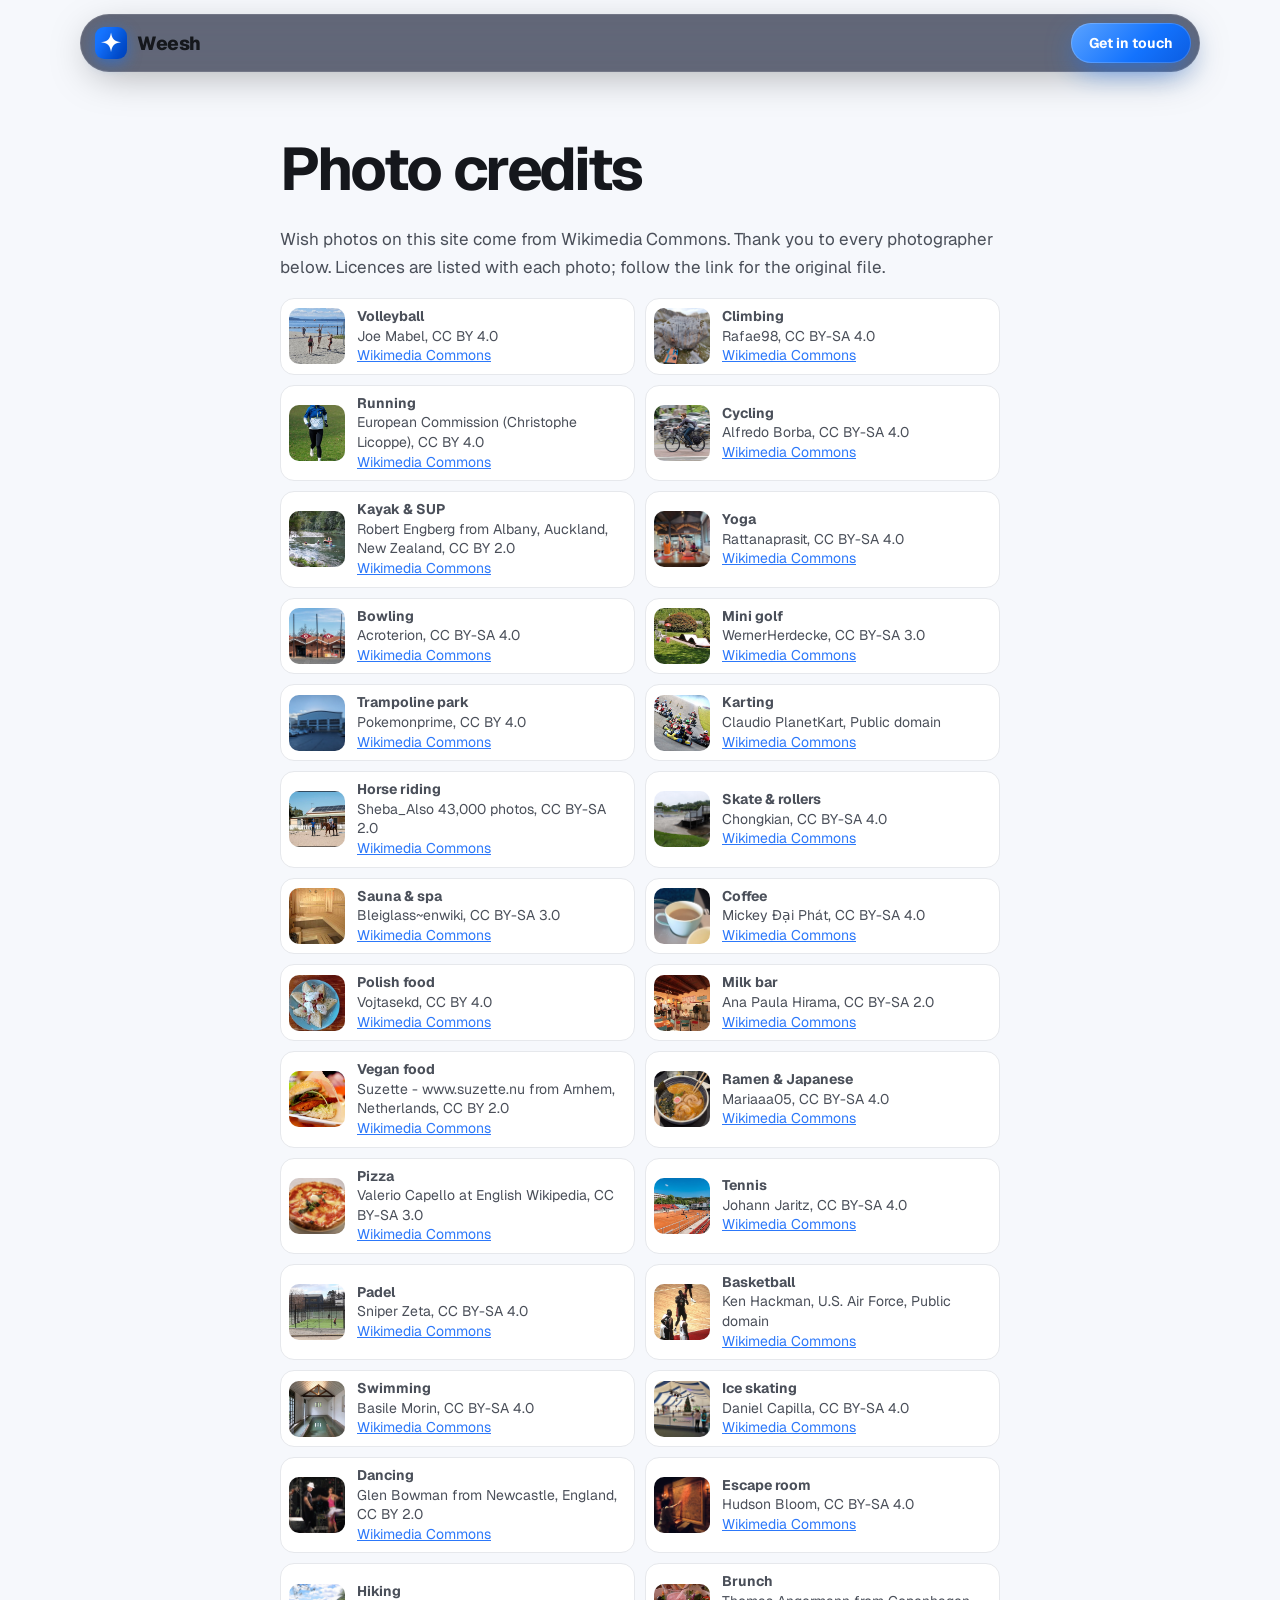
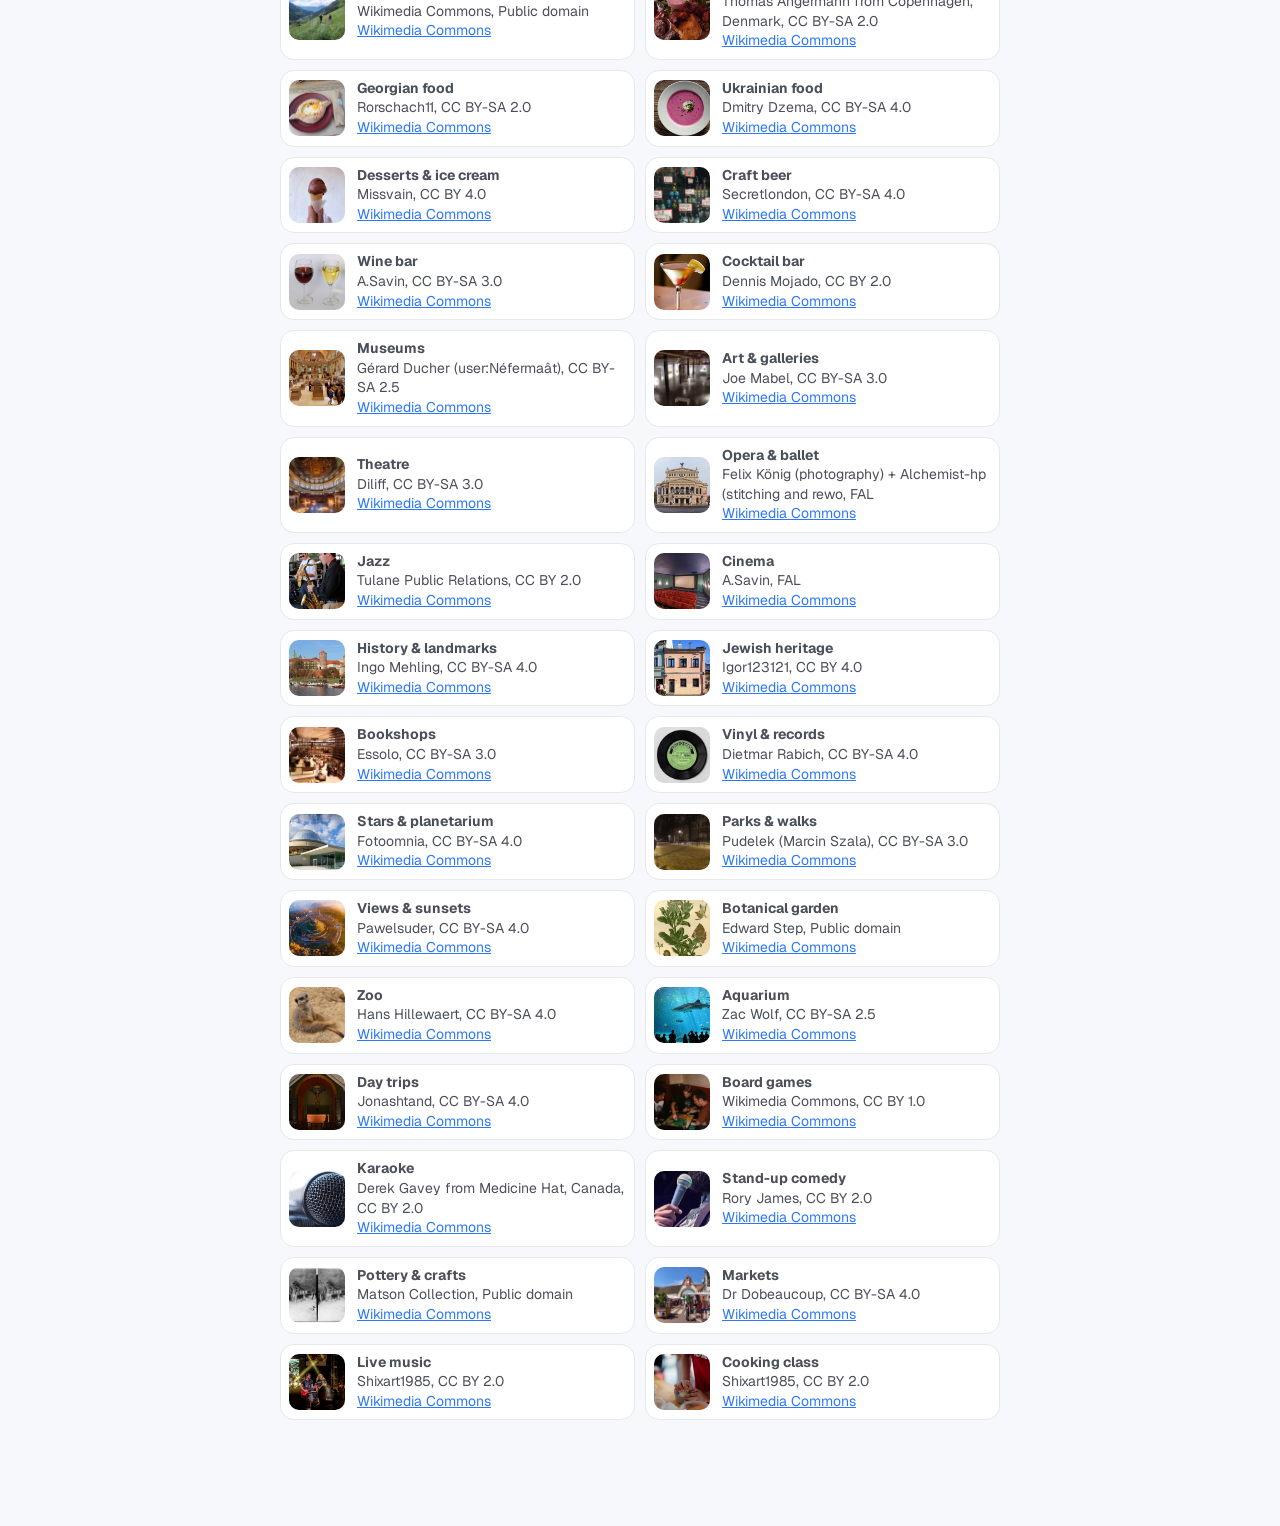
<file: credits.html>
<!DOCTYPE html>
<html lang="en">
<head>
    <meta charset="UTF-8">
    <meta name="viewport" content="width=device-width, initial-scale=1.0">
    <title>Photo credits - Weesh</title>
    <meta name="robots" content="noindex, follow">
    <link rel="canonical" href="https://weeesh.app/credits.html">
    <link rel="icon" type="image/png" sizes="32x32" href="assets/img/favicon-32.png">
    <link rel="preconnect" href="https://fonts.googleapis.com">
    <link rel="preconnect" href="https://fonts.gstatic.com" crossorigin>
    <link href="https://fonts.googleapis.com/css2?family=Geist:wght@400;500;600;700;800&display=swap" rel="stylesheet">
    <link rel="stylesheet" href="assets/css/site.css">
</head>
<body class="page">
    <header class="nav scrolled">
        <div class="nav-inner">
            <a class="brand" href="./"><img src="assets/img/icon-256.png" alt="" width="32" height="32"><span>Weesh</span></a>
            <a class="btn btn-small btn-glow" href="./#contact">Get in touch</a>
        </div>
    </header>
    <main class="container prose">
        <h1>Photo credits</h1>
        <p>Wish photos on this site come from Wikimedia Commons. Thank you to every photographer below. Licences are listed with each photo; follow the link for the original file.</p>
        <ul class="credit-list" id="credits"></ul>
    </main>
    <script src="assets/js/analytics.js"></script>
    <script src="assets/js/data.js"></script>
    <script>
        (function () {
            var D = window.WEESH_DATA, list = document.getElementById('credits');
            var labels = {};
            D.tags.forEach(function (t) { labels[t.id] = t.label; });
            list.innerHTML = Object.keys(D.covers).map(function (tag) {
                var c = D.covers[tag];
                var esc = function (s) { return String(s).replace(/[&<>"]/g, function (x) { return { '&': '&amp;', '<': '&lt;', '>': '&gt;', '"': '&quot;' }[x]; }); };
                return '<li><img src="' + c.src + '" alt="" loading="lazy"><div><b>' + esc(labels[tag] || tag) + '</b><br>' + esc(c.credit) +
                    '<br><a href="' + esc(c.page) + '" target="_blank" rel="noopener">Wikimedia Commons</a></div></li>';
            }).join('');
        })();
    </script>
</body>
</html>
</file>
<file: assets/css/site.css>
:root {
    --night: #050a1c;
    --night-2: #0a1338;
    --night-3: #0f1d52;
    --paper: #f6f8fc;
    --white: #ffffff;
    --ink: #15171c;
    --ink-soft: #4a4f59;
    --muted: #8a909b;
    --line: #e6e8ec;
    --surface: #f5f6f8;
    --blue: #1373fe;
    --blue-2: #2c78fa;
    --blue-3: #5ba3ff;
    --blue-4: #8ebeff;
    --blue-soft: #e8f0ff;
    --ready: #178a4c;
    --ready-soft: #e3f5ea;
    --search: #a86300;
    --search-soft: #fff1dc;
    --sans: "Geist", -apple-system, BlinkMacSystemFont, "Segoe UI", Roboto, Helvetica, Arial, sans-serif;
    --serif: "Instrument Serif", "Iowan Old Style", Georgia, serif;
    --container: 1200px;
    --ease: cubic-bezier(.2, .8, .2, 1);
    --spring: cubic-bezier(.34, 1.56, .64, 1);
}

*, *::before, *::after { box-sizing: border-box; }
html { scroll-behavior: smooth; -webkit-text-size-adjust: 100%; }
body {
    margin: 0;
    font-family: var(--sans);
    color: var(--ink);
    background: var(--paper);
    -webkit-font-smoothing: antialiased;
    -moz-osx-font-smoothing: grayscale;
    overflow-x: hidden;
}
img { max-width: 100%; display: block; }
button { font: inherit; color: inherit; cursor: pointer; }
a { color: inherit; }
em { font-style: normal; }

.sr-only { position: absolute; width: 1px; height: 1px; overflow: hidden; clip: rect(0 0 0 0); white-space: nowrap; }
.skip { position: absolute; left: -999px; top: 8px; z-index: 100; background: #fff; padding: 8px 14px; border-radius: 8px; }
.skip:focus { left: 8px; }
.container { width: min(var(--container), 100% - 48px); margin-inline: auto; }

/* ---------- type ---------- */
.display {
    font-size: clamp(46px, 6.6vw, 94px);
    line-height: .96;
    letter-spacing: -0.045em;
    font-weight: 700;
    margin: 0;
    color: #fff;
}
.display em, .h2 em {
    font-family: var(--serif);
    font-style: italic;
    font-weight: 400;
    letter-spacing: -0.01em;
    padding-right: .06em;
}
.display em {
    background: linear-gradient(100deg, #b9d6ff 0%, #5ba3ff 45%, #9cc6ff 100%);
    -webkit-background-clip: text;
    background-clip: text;
    color: transparent;
}
.h2 {
    font-size: clamp(36px, 4.8vw, 64px);
    line-height: 1;
    letter-spacing: -0.04em;
    font-weight: 700;
    margin: 0;
}
.h2 em { color: var(--blue-2); }
.lead {
    font-size: clamp(17px, 1.5vw, 20px);
    line-height: 1.55;
    color: rgba(226, 234, 255, .78);
    max-width: 34em;
    margin: 26px 0 0;
}
.lead-center { margin-inline: auto; text-align: center; }
.kicker {
    display: inline-flex;
    align-items: center;
    gap: 8px;
    font-size: 13px;
    font-weight: 700;
    letter-spacing: .12em;
    text-transform: uppercase;
    color: var(--blue-2);
    margin: 0 0 18px;
}
.kicker::before { content: ""; width: 14px; height: 14px; background: url(../img/spark.png) center / contain no-repeat; filter: brightness(0) saturate(100%) invert(38%) sepia(98%) saturate(2560%) hue-rotate(208deg) brightness(101%) contrast(97%); }
.section-head { margin-bottom: 56px; }
.section-head.split { display: flex; justify-content: space-between; align-items: flex-end; gap: 40px; flex-wrap: wrap; }
.section-sub { max-width: 30em; color: var(--ink-soft); font-size: 17px; line-height: 1.55; margin: 0; }
.section-sub a { color: var(--blue-2); font-weight: 600; }

/* ---------- buttons ---------- */
.btn {
    display: inline-flex;
    align-items: center;
    justify-content: center;
    gap: 8px;
    height: 54px;
    padding: 0 26px;
    border-radius: 999px;
    border: 0;
    font-weight: 700;
    font-size: 16px;
    text-decoration: none;
    transition: transform .25s var(--ease), box-shadow .25s var(--ease), background .25s;
    white-space: nowrap;
}
.btn:active { transform: scale(.97); }
.btn-small { height: 40px; padding: 0 18px; font-size: 14px; }
.btn-glow {
    color: #fff;
    background: linear-gradient(135deg, #5ba3ff, #1373fe 60%, #0b5ce0);
    box-shadow: 0 0 0 1px rgba(255, 255, 255, .18) inset, 0 10px 30px -6px rgba(19, 115, 254, .75);
}
.btn-glow:hover { transform: translateY(-1px); box-shadow: 0 0 0 1px rgba(255, 255, 255, .25) inset, 0 16px 40px -6px rgba(19, 115, 254, .9); }
.btn-blue { background: var(--blue-2); color: #fff; }
.round-btn {
    width: 46px; height: 46px; border-radius: 50%;
    display: grid; place-items: center;
    border: 1px solid var(--line); background: #fff;
    transition: transform .2s, border-color .2s;
}
.round-btn:hover { border-color: var(--blue-3); transform: translateY(-1px); }
.text-btn { background: none; border: 0; font-weight: 600; color: var(--blue-2); padding: 10px 6px; }

/* ---------- nav ---------- */
.nav {
    position: fixed;
    inset: 0 0 auto;
    z-index: 50;
    padding: 14px 0;
    transition: padding .3s var(--ease);
}
.nav-inner {
    width: min(1120px, 100% - 32px);
    margin-inline: auto;
    display: flex;
    align-items: center;
    justify-content: space-between;
    gap: 20px;
    padding: 8px 8px 8px 14px;
    border-radius: 999px;
    border: 1px solid transparent;
    transition: background .35s, border-color .35s, box-shadow .35s;
}
.nav.scrolled .nav-inner {
    background: rgba(8, 14, 38, .62);
    border-color: rgba(255, 255, 255, .1);
    backdrop-filter: saturate(160%) blur(18px);
    -webkit-backdrop-filter: saturate(160%) blur(18px);
    box-shadow: 0 10px 40px -10px rgba(0, 0, 0, .35);
}
.nav.on-light .nav-inner {
    background: rgba(255, 255, 255, .78);
    border-color: rgba(21, 23, 28, .08);
}
.nav.on-light .brand { color: var(--ink); }
.brand { display: flex; align-items: center; gap: 10px; text-decoration: none; color: #fff; font-weight: 800; font-size: 19px; letter-spacing: -0.02em; }
.brand img { border-radius: 9px; box-shadow: 0 4px 14px rgba(19, 115, 254, .5); }
.nav-links { display: flex; gap: 2px; }
.nav-links a {
    position: relative;
    color: rgba(255, 255, 255, .52);
    text-decoration: none;
    font-size: 14px;
    font-weight: 500;
    padding: 8px 12px;
    transition: color .25s var(--ease);
}
.nav-links a::after {
    content: "";
    position: absolute;
    left: 12px;
    right: 12px;
    bottom: 4px;
    height: 1px;
    background: currentColor;
    transform: scaleX(0);
    transform-origin: left;
    transition: transform .28s var(--ease);
    opacity: .7;
}
.nav-links a:hover,
.nav-links a:focus-visible,
.nav-links a.is-on {
    color: #fff;
}
.nav-links a:hover::after,
.nav-links a:focus-visible::after,
.nav-links a.is-on::after {
    transform: scaleX(1);
}
.nav.on-light .nav-links a { color: rgba(21, 23, 28, .42); }
.nav.on-light .nav-links a:hover,
.nav.on-light .nav-links a:focus-visible,
.nav.on-light .nav-links a.is-on { color: var(--ink); }

/* ---------- hero ---------- */
.hero {
    position: relative;
    min-height: 100vh;
    min-height: 100svh;
    padding: 140px 0 170px;
    background:
        radial-gradient(1200px 600px at 75% 20%, rgba(19, 115, 254, .22), transparent 60%),
        radial-gradient(900px 500px at 10% 0%, rgba(91, 163, 255, .14), transparent 60%),
        linear-gradient(180deg, var(--night) 0%, var(--night-2) 70%, var(--night-3) 100%);
    overflow: hidden;
    isolation: isolate;
}
.hero::after {
    content: "";
    position: absolute;
    left: 50%;
    top: calc(100% - 110px);
    width: 260vw;
    height: 260vw;
    transform: translateX(-50%);
    border-radius: 50%;
    background: var(--paper);
    box-shadow:
        0 0 0 1px rgba(190, 216, 255, .9),
        0 -6px 30px 4px rgba(142, 190, 255, .75),
        0 -30px 140px 40px rgba(19, 115, 254, .55);
    z-index: 0;
}
.sky { position: absolute; inset: 0; width: 100%; height: 100%; z-index: -1; }
.aurora {
    position: absolute;
    inset: auto -10% 40px;
    height: 60%;
    z-index: -1;
    background:
        radial-gradient(50% 60% at 30% 100%, rgba(19, 115, 254, .45), transparent 70%),
        radial-gradient(40% 50% at 75% 100%, rgba(120, 90, 255, .28), transparent 70%);
    filter: blur(30px);
    animation: aurora 14s ease-in-out infinite alternate;
}
@keyframes aurora {
    0% { transform: translateX(-3%) scaleY(1); opacity: .85; }
    100% { transform: translateX(3%) scaleY(1.15); opacity: 1; }
}
.hero-inner {
    position: relative;
    z-index: 2;
    display: grid;
    grid-template-columns: 1.15fr .85fr;
    align-items: center;
    gap: 40px;
}
.eyebrow-pill {
    display: inline-flex;
    align-items: center;
    gap: 10px;
    padding: 8px 16px 8px 12px;
    border-radius: 999px;
    color: rgba(226, 234, 255, .9);
    text-decoration: none;
    font-size: 14px;
    font-weight: 500;
    background: rgba(127, 160, 255, .1);
    border: 1px solid rgba(160, 190, 255, .22);
    margin-bottom: 28px;
    backdrop-filter: blur(8px);
}
.live-dot { width: 8px; height: 8px; border-radius: 50%; background: #3ddc84; box-shadow: 0 0 0 0 rgba(61, 220, 132, .6); animation: live 2s infinite; }
@keyframes live { 70% { box-shadow: 0 0 0 9px rgba(61, 220, 132, 0); } 100% { box-shadow: 0 0 0 0 rgba(61, 220, 132, 0); } }

.wish-input {
    position: relative;
    margin-top: 38px;
    display: flex;
    align-items: center;
    gap: 12px;
    max-width: 560px;
    height: 66px;
    padding: 0 8px 0 20px;
    border-radius: 999px;
    background: rgba(255, 255, 255, .97);
    box-shadow: 0 0 0 6px rgba(91, 163, 255, .14), 0 24px 60px -12px rgba(19, 115, 254, .65);
    transition: box-shadow .3s;
}
.wish-input:focus-within { box-shadow: 0 0 0 6px rgba(91, 163, 255, .32), 0 24px 70px -10px rgba(19, 115, 254, .9); }
.wi-spark { width: 22px; height: 22px; filter: brightness(0) saturate(100%) invert(38%) sepia(98%) saturate(2560%) hue-rotate(208deg) brightness(101%) contrast(97%); flex: none; }
.wish-input input {
    flex: 1;
    min-width: 0;
    height: 100%;
    border: 0;
    outline: 0;
    background: transparent;
    font: 500 18px var(--sans);
    color: var(--ink);
}
.wish-input input::placeholder { color: #9aa1ad; }
.wi-send {
    flex: none;
    width: 50px; height: 50px;
    border-radius: 50%;
    border: 0;
    color: #fff;
    display: grid; place-items: center;
    background: linear-gradient(135deg, #5ba3ff, #1373fe);
    box-shadow: 0 8px 20px -6px rgba(19, 115, 254, .9);
    transition: transform .25s var(--spring);
}
.wi-send:hover { transform: scale(1.06) rotate(-6deg); }
.wish-input.shake { animation: shake .4s; }
@keyframes shake { 25% { transform: translateX(-6px); } 50% { transform: translateX(5px); } 75% { transform: translateX(-3px); } }
.hero-try { display: flex; flex-wrap: wrap; align-items: center; gap: 8px; margin-top: 18px; font-size: 14px; color: rgba(226, 234, 255, .6); }
.hero-try button {
    border: 1px solid rgba(160, 190, 255, .24);
    background: rgba(127, 160, 255, .08);
    color: rgba(236, 242, 255, .92);
    padding: 7px 13px;
    border-radius: 999px;
    font-size: 14px;
    transition: background .2s, border-color .2s, transform .2s;
}
.hero-try button:hover { background: rgba(127, 160, 255, .2); border-color: rgba(160, 190, 255, .5); transform: translateY(-1px); }
.hero-note { margin: 16px 0 0; font-size: 13px; color: rgba(226, 234, 255, .45); }

.hero-visual { position: relative; display: flex; justify-content: center; }
.float-card {
    position: absolute;
    z-index: 3;
    background: rgba(255, 255, 255, .9);
    backdrop-filter: blur(20px) saturate(180%);
    -webkit-backdrop-filter: blur(20px) saturate(180%);
    border-radius: 22px;
    box-shadow: 0 30px 60px -20px rgba(2, 8, 40, .55), 0 0 0 1px rgba(255, 255, 255, .5) inset;
}
.notif {
    top: 62%;
    left: -30px;
    width: 300px;
    padding: 12px 14px;
    display: flex;
    gap: 11px;
    animation: bob 6s ease-in-out infinite;
}
.notif img { border-radius: 9px; flex: none; }
.notif-top { display: flex; justify-content: space-between; font-size: 11px; color: #6b7280; letter-spacing: .02em; }
.notif-top b { font-weight: 600; }
.notif-title { font-size: 14px; font-weight: 700; margin-top: 2px; }
.notif-body { font-size: 13px; color: #374151; margin-top: 1px; }
@keyframes bob { 50% { transform: translateY(-10px); } }

.result {
    right: -70px;
    bottom: 120px;
    width: 270px;
    overflow: hidden;
    opacity: 0;
    transform: translateY(20px) scale(.92);
    pointer-events: none;
    transition: opacity .45s var(--ease), transform .55s var(--spring);
}
.result.show { opacity: 1; transform: none; pointer-events: auto; }
.result-photo { height: 120px; background: #dfe6f3 center / cover; position: relative; }
.result-photo::after { content: ""; position: absolute; inset: 0; background: linear-gradient(180deg, transparent 40%, rgba(0, 0, 0, .55)); }
.result-photo span { position: absolute; z-index: 1; left: 10px; top: 10px; max-width: 85%; background: rgba(255, 255, 255, .92); border-radius: 999px; padding: 4px 9px; font-size: 11px; font-weight: 700; white-space: nowrap; overflow: hidden; text-overflow: ellipsis; }
.result-body { padding: 12px 14px 14px; }
.result-body h4 { margin: 0; font-size: 17px; letter-spacing: -0.02em; }
.result-meta { font-size: 12.5px; color: var(--ink-soft); margin-top: 4px; }
.result-src { display: flex; align-items: center; gap: 5px; font-size: 11.5px; color: var(--muted); margin-top: 8px; }
.result-still { padding: 18px 16px; }
.result-still h4 { margin: 10px 0 4px; font-size: 17px; }
.result-still p { margin: 0; font-size: 13px; color: var(--ink-soft); line-height: 1.45; }

/* shooting star from input to phone */
.wish-trail {
    position: fixed;
    z-index: 60;
    width: 26px; height: 26px;
    pointer-events: none;
    background: url(../img/spark.png) center / contain no-repeat;
    filter: drop-shadow(0 0 10px #8ebeff) drop-shadow(0 0 22px #1373fe);
}

/* ---------- phone ---------- */
.phone {
    --k: .8;
    position: relative;
    width: calc(390px * var(--k) + 24px);
    height: calc(844px * var(--k) + 24px);
    padding: 12px;
    border-radius: calc(56px * var(--k) + 12px);
    background: linear-gradient(150deg, #3a404c, #12151b 40%, #0b0d12);
    box-shadow:
        0 0 0 1.5px rgba(255, 255, 255, .14) inset,
        0 0 0 1px #000,
        0 60px 100px -30px rgba(2, 8, 40, .7),
        0 30px 80px -20px rgba(19, 115, 254, .45);
    flex: none;
}
.phone::before, .phone::after {
    content: "";
    position: absolute;
    width: 3px;
    background: #2a2f38;
    border-radius: 2px;
}
.phone::before { left: -3px; top: 22%; height: 9%; }
.phone::after { right: -3px; top: 28%; height: 14%; }
.phone-screen {
    position: relative;
    width: calc(390px * var(--k));
    height: calc(844px * var(--k));
    border-radius: calc(48px * var(--k));
    overflow: hidden;
    background: #fff;
    isolation: isolate;
}
.phone-hero { --k: .82; transform: rotate(2deg); animation: phoneIn 1.2s var(--ease) both .2s; }
@keyframes phoneIn { from { opacity: 0; transform: translateY(60px) rotate(6deg); } to { opacity: 1; transform: rotate(2deg); } }

/* ---------- app UI (390 x 844 base) ---------- */
.app {
    position: absolute;
    top: 0; left: 0;
    width: 390px;
    height: 844px;
    transform: scale(var(--k));
    transform-origin: 0 0;
    background: #fff;
    color: var(--ink);
    font-family: -apple-system, BlinkMacSystemFont, "SF Pro Text", var(--sans);
    overflow: hidden;
    user-select: none;
}
.app-island { position: absolute; top: 11px; left: 50%; transform: translateX(-50%); width: 122px; height: 35px; border-radius: 20px; background: #000; z-index: 30; }
.app-status { position: relative; z-index: 20; height: 54px; padding: 18px 32px 0 40px; display: flex; justify-content: space-between; font-weight: 600; font-size: 16px; }
.app-status.light { color: #fff; }
.app-status svg { height: 13px; }
.app-status .icons { display: flex; gap: 6px; align-items: center; }
.app-body { padding: 8px 20px 0; }
.app-head { display: flex; align-items: center; justify-content: space-between; margin-bottom: 14px; }
.app-title { font-size: 30px; font-weight: 800; letter-spacing: -0.5px; }
.app-add { width: 40px; height: 40px; border-radius: 50%; background: var(--blue-2); display: flex; align-items: center; justify-content: center; color: #fff; flex: none; }
.app-add svg { display: block; }
.banner {
    display: flex; align-items: center; gap: 12px;
    border-radius: 18px; padding: 12px; margin-bottom: 14px;
    background: linear-gradient(135deg, #5ba3ff, #2c78fa 55%, #1373fe);
    box-shadow: 0 8px 14px rgba(19, 115, 254, .28);
    color: #fff;
}
.banner-thumbs { display: flex; }
.banner-thumbs i { width: 40px; height: 40px; border-radius: 12px; border: 2px solid #fff; background: #cfe0ff center / cover; margin-left: -14px; }
.banner-thumbs i:first-child { margin-left: 0; }
.banner-text { flex: 1; }
.banner-text b { display: block; font-size: 15px; }
.banner-text span { font-size: 12px; opacity: .86; }
.banner-watch { background: #fff; color: var(--blue-2); font-weight: 700; font-size: 13px; padding: 8px 12px; border-radius: 999px; display: flex; gap: 4px; align-items: center; }
.segment { display: flex; background: var(--surface); border-radius: 12px; padding: 3px; margin-bottom: 14px; }
.segment span { flex: 1; text-align: center; padding: 8px 0; border-radius: 10px; font-weight: 600; font-size: 15px; color: var(--muted); }
.segment span.on { background: #fff; color: var(--ink); box-shadow: 0 1px 4px rgba(0, 0, 0, .08); }
.tile-grid { display: grid; grid-template-columns: 1fr 1fr; gap: 12px; }
.tile {
    position: relative;
    height: 194px;
    border-radius: 18px;
    overflow: hidden;
    background: linear-gradient(150deg, #8ebeff, #1373fe) center / cover;
    display: flex;
    flex-direction: column;
    justify-content: flex-end;
}
.tile::before { content: ""; position: absolute; inset: 0; background: linear-gradient(180deg, rgba(0, 0, 0, 0) 35%, rgba(0, 0, 0, .62)); }
.tile.no-cover::after { content: ""; position: absolute; top: 34%; left: 50%; width: 46px; height: 46px; transform: translate(-50%, -50%); background: url(../img/spark.png) center / contain no-repeat; opacity: .9; }
.tile-bottom { position: relative; z-index: 1; padding: 12px; display: flex; flex-direction: column; gap: 6px; }
.tile-title { color: #fff; font-size: 16px; font-weight: 700; line-height: 20px; display: -webkit-box; -webkit-line-clamp: 2; -webkit-box-orient: vertical; overflow: hidden; }
.tile-sub { color: rgba(255, 255, 255, .86); font-size: 12px; font-weight: 500; white-space: nowrap; overflow: hidden; text-overflow: ellipsis; }
.tile.enter { animation: tileIn .7s var(--spring) both; }
@keyframes tileIn { from { opacity: 0; transform: scale(.6) translateY(20px); } }
.tile.glow { box-shadow: 0 0 0 3px #fff, 0 0 0 6px var(--blue-2), 0 14px 30px rgba(19, 115, 254, .45); }
.add-tile { height: 194px; border-radius: 18px; border: 1.5px dashed var(--blue-2); background: var(--blue-soft); display: flex; flex-direction: column; align-items: center; justify-content: center; gap: 6px; color: var(--blue-2); font-weight: 700; font-size: 15px; }
.add-tile b { font-size: 30px; font-weight: 400; line-height: 1; }

.chip { display: inline-flex; align-items: center; align-self: flex-start; gap: 5px; padding: 4px 8px; border-radius: 999px; font-size: 12px; font-weight: 700; white-space: nowrap; }
.chip i { width: 6px; height: 6px; border-radius: 50%; background: currentColor; }
.chip.ready { background: var(--ready-soft); color: var(--ready); }
.chip.searching { background: var(--search-soft); color: var(--search); }
.chip.searching i { animation: blink 1s ease-in-out infinite; }
.chip.waiting { background: var(--surface); color: var(--ink-soft); }
.chip.done { background: var(--blue-soft); color: var(--blue-2); }
@keyframes blink { 50% { opacity: .25; } }

.app-fade { position: absolute; left: 0; right: 0; bottom: 0; height: 230px; background: linear-gradient(180deg, rgba(255, 255, 255, 0), rgba(255, 255, 255, .7) 42%, #fff); pointer-events: none; z-index: 5; }
.composer {
    position: absolute; z-index: 6;
    left: 20px; right: 20px; bottom: 104px;
    height: 52px; border-radius: 26px;
    display: flex; align-items: center; gap: 10px;
    padding: 0 6px 0 16px;
    background: #fff;
    box-shadow: 0 4px 14px rgba(21, 23, 28, .13);
    font-size: 16px; color: var(--muted);
}
.composer span { flex: 1; }
.composer .send { width: 40px; height: 40px; border-radius: 50%; background: var(--blue-2); display: grid; place-items: center; color: #fff; }
.tabbar {
    position: absolute; z-index: 7;
    left: 0; right: 0; bottom: 0;
    height: 86px;
    display: flex; justify-content: space-around;
    padding-top: 9px;
    background: rgba(255, 255, 255, .94);
    border-top: 1px solid var(--line);
}
.tabbar div { display: flex; flex-direction: column; align-items: center; gap: 3px; font-size: 10.5px; font-weight: 500; color: #9aa1ad; width: 70px; }
.tabbar div.on { color: var(--blue-2); }
.tabbar svg { width: 25px; height: 25px; }
.home-ind { position: absolute; z-index: 8; bottom: 8px; left: 50%; transform: translateX(-50%); width: 134px; height: 5px; border-radius: 3px; background: #111; }
.home-ind.light { background: #fff; }

/* chat sheet */
.sheet-dim { position: absolute; inset: 0; z-index: 9; background: rgba(0, 0, 0, .28); opacity: 0; transition: opacity .35s; pointer-events: none; }
.sheet {
    position: absolute; z-index: 10;
    left: 0; right: 0; bottom: 0;
    height: 560px;
    background: #fff;
    border-radius: 26px 26px 0 0;
    box-shadow: 0 -10px 30px rgba(0, 0, 0, .12);
    transform: translateY(105%);
    transition: transform .55s var(--ease);
    display: flex; flex-direction: column;
}
.app.chat-open .sheet, .screen.chat-open .sheet { transform: none; }
.app.chat-open .sheet-dim, .screen.chat-open .sheet-dim { opacity: 1; }
.sheet-handle { width: 40px; height: 5px; border-radius: 3px; background: #d4d8de; margin: 8px auto 6px; }
.sheet-title { text-align: center; font-weight: 700; font-size: 16px; padding: 4px 0 12px; border-bottom: 1px solid var(--line); }
.msgs { flex: 1; padding: 16px; display: flex; flex-direction: column; gap: 10px; overflow: hidden; justify-content: flex-end; }
.bubble { max-width: 80%; padding: 10px 14px; border-radius: 20px; font-size: 16px; line-height: 1.35; animation: bubbleIn .4s var(--spring) both; }
.bubble.user { align-self: flex-end; background: var(--blue-2); color: #fff; border-bottom-right-radius: 6px; }
.bubble.bot { align-self: flex-start; background: var(--surface); border-bottom-left-radius: 6px; }
.bubble.typing { display: flex; gap: 4px; padding: 14px 16px; }
.bubble.typing i { width: 7px; height: 7px; border-radius: 50%; background: #a0a6b1; animation: dots 1s infinite; }
.bubble.typing i:nth-child(2) { animation-delay: .15s; }
.bubble.typing i:nth-child(3) { animation-delay: .3s; }
@keyframes dots { 50% { transform: translateY(-4px); opacity: .5; } }
@keyframes bubbleIn { from { opacity: 0; transform: translateY(10px) scale(.94); } }
.quick { display: flex; gap: 8px; align-self: flex-start; animation: bubbleIn .4s var(--spring) both; }
.quick span { border: 1.5px solid var(--blue-2); color: var(--blue-2); font-weight: 700; font-size: 14px; padding: 7px 14px; border-radius: 999px; }
.quick span.on { background: var(--blue-2); color: #fff; }
.sheet-input { margin: 0 16px 34px; height: 46px; border-radius: 23px; background: var(--surface); display: flex; align-items: center; padding: 0 6px 0 16px; color: var(--muted); font-size: 16px; justify-content: space-between; }
.sheet-input .send { width: 36px; height: 36px; border-radius: 50%; background: var(--blue-2); color: #fff; display: grid; place-items: center; }

/* stories screen */
.story { position: absolute; inset: 0; background: #111 center / cover; color: #fff; }
.story::after { content: ""; position: absolute; inset: 0; background: linear-gradient(180deg, rgba(0, 0, 0, .45) 0%, rgba(0, 0, 0, 0) 22%, rgba(0, 0, 0, 0) 40%, rgba(0, 0, 0, .85) 100%); }
.story > * { position: relative; z-index: 1; }
.story-bars { display: flex; gap: 4px; padding: 6px 12px 0; }
.story-bars i { flex: 1; height: 3px; border-radius: 2px; background: rgba(255, 255, 255, .35); overflow: hidden; position: relative; }
.story-bars i.full { background: #fff; }
.story-bars i.run::after { content: ""; position: absolute; inset: 0; background: #fff; transform-origin: left; animation: storyRun 5s linear infinite; }
@keyframes storyRun { from { transform: scaleX(0); } to { transform: scaleX(1); } }
.story-close { position: absolute; right: 16px; top: 70px; font-size: 26px; opacity: .9; }
.story-bottom { position: absolute; left: 0; right: 0; bottom: 0; padding: 22px 22px 40px; }
.story-eyebrow { font-size: 13px; font-weight: 600; opacity: .85; margin-bottom: 8px; }
.story-title { font-size: 32px; font-weight: 800; letter-spacing: -0.6px; line-height: 1.05; }
.story-lines { margin: 12px 0 20px; font-size: 15px; line-height: 1.5; opacity: .92; }
.story-btn { height: 52px; border-radius: 14px; background: #fff; color: var(--ink); display: grid; place-items: center; font-weight: 700; font-size: 16px; }
.story-btn2 { height: 44px; display: grid; place-items: center; font-weight: 600; font-size: 15px; margin-top: 6px; }

/* place screen */
.place-card { margin: 4px 20px 0; border: 1px solid var(--line); border-radius: 18px; overflow: hidden; }
.place-photo { height: 230px; background: #dfe6f3 center / cover; position: relative; display: flex; flex-direction: column; justify-content: space-between; }
.place-photo::before { content: ""; position: absolute; inset: 0; background: linear-gradient(180deg, rgba(0, 0, 0, 0) 40%, rgba(0, 0, 0, .65)); }
.place-photo > * { position: relative; }
.wish-chip { align-self: flex-start; margin: 12px; max-width: 82%; background: rgba(255, 255, 255, .92); padding: 5px 10px; border-radius: 999px; font-size: 12px; font-weight: 700; white-space: nowrap; overflow: hidden; text-overflow: ellipsis; }
.place-photo-bottom { padding: 14px; color: #fff; }
.place-title { font-size: 22px; font-weight: 800; letter-spacing: -0.3px; }
.place-meta { font-size: 13px; font-weight: 600; opacity: .9; margin-top: 2px; }
.place-body { padding: 14px; display: flex; flex-direction: column; gap: 10px; }
.place-pitch { font-size: 15px; line-height: 21px; }
.fresh { display: flex; align-items: center; gap: 5px; font-size: 12px; color: var(--ready); font-weight: 500; }
.place-actions { display: flex; gap: 8px; align-items: center; }
.btn-dir { flex: 1; height: 46px; border-radius: 12px; background: var(--blue-2); color: #fff; font-weight: 700; display: flex; align-items: center; justify-content: center; gap: 6px; font-size: 15px; }
.btn-done { height: 46px; padding: 0 16px; border-radius: 12px; background: var(--surface); font-weight: 700; display: grid; place-items: center; font-size: 15px; position: relative; }
.btn-done.tapped { background: var(--ready-soft); color: var(--ready); }
.btn-more { width: 36px; text-align: center; color: var(--ink-soft); font-weight: 700; letter-spacing: 1px; }
.reply-row { display: flex; gap: 8px; padding: 14px 20px 0; flex-wrap: wrap; }
.reply-row span { padding: 8px 13px; border-radius: 999px; background: var(--surface); font-size: 14px; font-weight: 600; color: var(--ink-soft); }
.recap { margin: 16px 20px 0; border-radius: 18px; padding: 16px; background: linear-gradient(135deg, #15171c, #232a3a); color: #fff; display: flex; gap: 14px; align-items: center; }
.recap b { font-size: 34px; font-weight: 800; line-height: 1; }
.recap div { font-size: 13px; line-height: 1.35; opacity: .85; }
.toast { position: absolute; left: 50%; top: 66px; transform: translate(-50%, -30px); opacity: 0; z-index: 25; background: #15171c; color: #fff; font-size: 14px; font-weight: 600; padding: 10px 16px; border-radius: 999px; white-space: nowrap; transition: all .5s var(--spring); }
.screen.active .toast.show { transform: translate(-50%, 0); opacity: 1; }

/* screens stack (how-it-works phone) */
.screen { position: absolute; inset: 0; opacity: 0; transform: scale(1.04); transition: opacity .55s var(--ease), transform .7s var(--ease); pointer-events: none; background: #fff; }
.screen.active { opacity: 1; transform: none; }
.screen.active .tile.flip .chip { animation: none; }

/* ---------- ribbon ---------- */
.ribbon {
    position: relative;
    z-index: 3;
    margin-top: -40px;
    padding: 6px 0 70px;
    display: grid;
    gap: 12px;
    overflow: hidden;
    mask-image: linear-gradient(90deg, transparent, #000 10%, #000 90%, transparent);
    -webkit-mask-image: linear-gradient(90deg, transparent, #000 10%, #000 90%, transparent);
}
.ribbon-row { display: flex; gap: 12px; width: max-content; animation: marquee 60s linear infinite; }
.ribbon-row[data-dir="right"] { animation-direction: reverse; animation-duration: 70s; }
.ribbon:hover .ribbon-row { animation-play-state: paused; }
@keyframes marquee { to { transform: translateX(-50%); } }
.ribbon-item {
    display: inline-flex; align-items: center; gap: 10px;
    padding: 8px 18px 8px 8px;
    border-radius: 999px;
    background: #fff;
    border: 1px solid var(--line);
    font-weight: 600; font-size: 15px;
    white-space: nowrap;
    box-shadow: 0 6px 18px -10px rgba(21, 23, 28, .25);
}
.ribbon-item img { width: 34px; height: 34px; border-radius: 50%; object-fit: cover; }

/* ---------- problem ---------- */
.problem { padding: 70px 0 120px; background: var(--paper); }
.problem-grid { display: grid; grid-template-columns: .8fr 1.2fr; gap: 80px; align-items: center; }
.notes-card {
    background: #fffdf6;
    border-radius: 28px;
    padding: 22px 26px 26px;
    box-shadow: 0 40px 80px -40px rgba(21, 23, 28, .35), 0 0 0 1px rgba(21, 23, 28, .06);
    transform: rotate(-2.5deg);
    font-family: -apple-system, BlinkMacSystemFont, var(--sans);
}
.notes-head { display: flex; justify-content: space-between; color: #e0a800; font-size: 16px; font-weight: 500; }
.notes-title { font-size: 30px; margin: 18px 0 10px; letter-spacing: -0.02em; }
.notes-list { list-style: none; margin: 0; padding: 0; }
.notes-list li {
    display: flex; justify-content: space-between; gap: 10px; align-items: baseline;
    padding: 12px 0;
    border-bottom: 1px solid #efeadb;
    font-size: 17px;
    transition: opacity 1.2s, filter 1.2s;
}
.notes-list li::before { content: ""; flex: none; width: 20px; height: 20px; margin-right: 2px; border-radius: 50%; border: 1.5px solid #cfc8b2; align-self: center; }
.notes-list li span { flex: 1; }
.notes-list time { font-size: 13px; color: #b3ab92; }
.notes-card.fading li:nth-child(1) { opacity: .45; filter: blur(.4px); }
.notes-card.fading li:nth-child(2) { opacity: .6; }
.notes-card.fading li:nth-child(3) { opacity: .3; filter: blur(.8px); }
.notes-card.fading li:nth-child(4) { opacity: .7; }
.notes-card.fading li:nth-child(6) { opacity: .5; filter: blur(.3px); }
.notes-foot { margin-top: 16px; font-size: 13px; color: #b3ab92; text-align: center; }
.kinetic { font-size: clamp(21px, 2.1vw, 28px); line-height: 1.45; letter-spacing: -0.015em; margin: 30px 0 0; font-weight: 500; }
.kinetic .w { color: #c3c8d2; transition: color .3s; }
.kinetic .w.lit { color: var(--ink); }
.contrast {
    margin-top: 90px;
    display: grid;
    grid-template-columns: 1fr auto 1fr;
    align-items: center;
    gap: 24px;
}
.contrast-item { padding: 30px 32px; border-radius: 26px; background: #fff; border: 1px solid var(--line); }
.contrast-item p { margin: 12px 0 0; font-size: 22px; line-height: 1.35; letter-spacing: -0.02em; font-weight: 600; }
.contrast-item em { font-family: var(--serif); font-style: italic; font-weight: 400; font-size: 1.12em; }
.contrast-label { display: inline-flex; align-items: center; gap: 6px; font-size: 13px; font-weight: 700; letter-spacing: .08em; text-transform: uppercase; color: var(--muted); }
.contrast-vs { font-family: var(--serif); font-style: italic; font-size: 30px; color: var(--muted); }
.contrast-item.is-weesh { background: linear-gradient(135deg, #1373fe, #2c78fa 50%, #5ba3ff); color: #fff; border: 0; box-shadow: 0 30px 60px -24px rgba(19, 115, 254, .65); }
.contrast-item.is-weesh .contrast-label { color: rgba(255, 255, 255, .8); }

/* ---------- how ---------- */
.how { padding: 120px 0 80px; background: #fff; }
.how-grid { display: grid; grid-template-columns: 1fr 1fr; gap: 60px; }
.step { min-height: 78vh; display: flex; flex-direction: column; justify-content: center; padding: 30px 0; opacity: .28; transition: opacity .5s var(--ease); }
.step.active { opacity: 1; }
.step-num { font-family: var(--serif); font-style: italic; font-size: 64px; line-height: 1; color: var(--blue-2); }
.step h3 { font-size: clamp(30px, 3vw, 42px); letter-spacing: -0.035em; line-height: 1.05; margin: 16px 0 16px; }
.step p { font-size: 18px; line-height: 1.6; color: var(--ink-soft); margin: 0; max-width: 30em; }
.t-search { color: var(--search); background: var(--search-soft); padding: 1px 8px; border-radius: 999px; font-weight: 700; }
.t-ready { color: var(--ready); background: var(--ready-soft); padding: 1px 8px; border-radius: 999px; font-weight: 700; }
.step-tags { list-style: none; padding: 0; margin: 24px 0 0; display: flex; flex-wrap: wrap; gap: 8px; }
.step-tags li { padding: 7px 13px; border-radius: 999px; background: var(--surface); font-size: 14px; font-weight: 600; color: var(--ink-soft); }
.step-phone { display: none; }
.how-stage { position: relative; }
.phone-how { --k: .78; position: sticky; top: calc(50vh - (844px * .78 + 24px) / 2); margin-inline: auto; }
.how-stage::before {
    content: "";
    position: sticky;
    top: 30vh;
    display: block;
    height: 0;
}

/* ---------- promises ---------- */
.promises { padding: 130px 0; background: #fff; }
.promise-grid { display: grid; grid-template-columns: repeat(3, 1fr); gap: 20px; }
.promise {
    padding: 28px;
    border-radius: 28px;
    background: var(--paper);
    border: 1px solid var(--line);
    transition: transform .4s var(--ease), box-shadow .4s var(--ease), background .4s;
}
.promise:hover { transform: translateY(-6px); background: #fff; box-shadow: 0 30px 60px -30px rgba(19, 115, 254, .35); }
.promise h3 { font-size: 23px; letter-spacing: -0.03em; margin: 26px 0 10px; }
.promise p { margin: 0; color: var(--ink-soft); line-height: 1.55; font-size: 16px; }
.promise-art { height: 120px; border-radius: 20px; background: #fff; border: 1px solid var(--line); position: relative; overflow: hidden; display: grid; place-items: center; }
.art-feed { display: flex; flex-direction: column; gap: 8px; padding: 16px 30px; place-items: stretch; justify-content: center; }
.art-feed i { display: block; height: 18px; border-radius: 6px; background: var(--surface); }
.art-feed i:first-child { background: linear-gradient(90deg, #5ba3ff, #1373fe); }
.art-one b { font-family: var(--serif); font-style: italic; font-weight: 400; font-size: 92px; line-height: 1; color: var(--blue-2); }
.art-still .chip { font-size: 15px; padding: 8px 14px; align-self: center; }
.art-plane { font-size: 56px; color: var(--blue-2); animation: fly 4s ease-in-out infinite; }
@keyframes fly { 50% { transform: translate(14px, -8px) rotate(-6deg); } }
.art-pin span { width: 46px; height: 46px; border-radius: 50% 50% 50% 0; transform: rotate(-45deg); background: linear-gradient(135deg, #5ba3ff, #1373fe); box-shadow: 0 10px 20px -6px rgba(19, 115, 254, .7); position: relative; }
.art-pin span::after { content: ""; position: absolute; inset: 15px; border-radius: 50%; background: #fff; }
.art-lock span { width: 54px; height: 44px; border-radius: 10px; background: linear-gradient(135deg, #5ba3ff, #1373fe); position: relative; margin-top: 18px; }
.art-lock span::before { content: ""; position: absolute; left: 11px; right: 11px; top: -24px; height: 30px; border: 5px solid #1373fe; border-bottom: 0; border-radius: 18px 18px 0 0; }

/* ---------- landscape ---------- */
.landscape { padding: 130px 0 110px; background: #fff; }
.lane-list { display: grid; gap: 10px; }
.lane {
    display: grid;
    grid-template-columns: minmax(220px, 1fr) 2fr;
    gap: 30px;
    align-items: center;
    padding: 22px 28px;
    border-radius: 20px;
    background: var(--paper);
    border: 1px solid var(--line);
    font-size: 18px;
}
.lane b { font-weight: 700; letter-spacing: -0.01em; display: flex; align-items: center; gap: 10px; }
.lane span { color: var(--ink-soft); }
.lane-weesh {
    background: linear-gradient(120deg, #1373fe, #2c78fa 55%, #5ba3ff);
    border: 0;
    color: #fff;
    padding: 30px 28px;
    font-size: 20px;
    box-shadow: 0 30px 60px -28px rgba(19, 115, 254, .7);
}
.lane-weesh span { color: rgba(255, 255, 255, .92); }

/* ---------- final ---------- */
.final {
    position: relative;
    padding: 150px 0 140px;
    background:
        radial-gradient(900px 500px at 50% 110%, rgba(19, 115, 254, .55), transparent 70%),
        linear-gradient(180deg, var(--night) 0%, var(--night-2) 100%);
    color: #fff;
    text-align: center;
    overflow: hidden;
    isolation: isolate;
}
.final-inner { position: relative; z-index: 1; display: flex; flex-direction: column; align-items: center; }
.final-icon { border-radius: 22px; box-shadow: 0 0 0 1px rgba(255, 255, 255, .2), 0 20px 60px rgba(19, 115, 254, .8); margin-bottom: 34px; animation: bob 5s ease-in-out infinite; }
.display-final { font-size: clamp(60px, 10vw, 140px); }
.final-actions { display: flex; gap: 12px; margin-top: 36px; }
.btn-ghost { color: #fff; background: rgba(255, 255, 255, .08); border: 1px solid rgba(160, 190, 255, .3); }
.btn-ghost:hover { background: rgba(255, 255, 255, .14); }
.final-divider { display: flex; align-items: center; gap: 14px; width: min(480px, 100%); margin-top: 50px; font-size: 13px; color: rgba(226, 234, 255, .5); }
.final-divider::before, .final-divider::after { content: ""; flex: 1; height: 1px; background: rgba(160, 190, 255, .2); }
.join-form {
    margin-top: 20px;
    display: flex;
    gap: 8px;
    padding: 8px;
    border-radius: 999px;
    background: rgba(255, 255, 255, .08);
    border: 1px solid rgba(160, 190, 255, .25);
    backdrop-filter: blur(12px);
    width: min(480px, 100%);
}
.join-form input, .join-form select {
    height: 54px;
    border: 0;
    outline: 0;
    border-radius: 999px;
    padding: 0 20px;
    font: 500 16px var(--sans);
    background: #fff;
    color: var(--ink);
}
.join-form input { flex: 1; min-width: 0; }
.join-form select { width: 150px; appearance: none; background: #fff url("data:image/svg+xml,%3Csvg xmlns='http://www.w3.org/2000/svg' viewBox='0 0 24 24' fill='none' stroke='%238A909B' stroke-width='2.5' stroke-linecap='round'%3E%3Cpath d='M6 9l6 6 6-6'/%3E%3C/svg%3E") right 14px center / 14px no-repeat; cursor: pointer; }
.join-form.done { display: none; }
.form-msg { min-height: 24px; margin: 18px 0 0; font-size: 15px; color: rgba(226, 234, 255, .75); }
.form-msg.ok { font-size: 20px; color: #fff; font-weight: 600; }
.form-msg.err { color: #ff9b9b; }

/* ---------- footer ---------- */
.footer { background: var(--night); color: rgba(226, 234, 255, .7); padding: 60px 0 30px; overflow: hidden; }
.footer-inner { position: relative; z-index: 1; display: flex; justify-content: space-between; align-items: center; gap: 30px; flex-wrap: wrap; }
.footer-brand { display: flex; gap: 12px; align-items: center; }
.footer-brand img { border-radius: 10px; }
.footer-brand b { display: block; color: #fff; font-size: 17px; }
.footer-brand span { font-size: 14px; }
.footer-links { display: flex; flex-wrap: wrap; gap: 6px 24px; }
.footer-links a { text-decoration: none; font-size: 14px; }
.footer-links a:hover { color: #fff; }
.wordmark {
    font-size: clamp(120px, 27vw, 400px);
    font-weight: 800;
    letter-spacing: -0.07em;
    line-height: .8;
    text-align: center;
    margin: 50px 0 10px;
    background: linear-gradient(180deg, rgba(91, 163, 255, .55), rgba(19, 115, 254, 0) 85%);
    -webkit-background-clip: text;
    background-clip: text;
    color: transparent;
    user-select: none;
    pointer-events: none;
}
.footer-fine { position: relative; z-index: 1; font-size: 12.5px; color: rgba(226, 234, 255, .4); margin-top: 0; text-align: center; }
.footer-fine a { color: inherit; }

/* ---------- reveal ---------- */
[data-reveal] { opacity: 0; transform: translateY(28px); transition: opacity .9s var(--ease), transform .9s var(--ease); }
[data-reveal].in { opacity: 1; transform: none; }
.notes-card[data-reveal] { transform: translateY(28px) rotate(-2.5deg); }
.notes-card[data-reveal].in { transform: rotate(-2.5deg); }

/* ---------- simple pages ---------- */
.page { min-height: 100vh; background: var(--paper); padding: 130px 0 90px; }
.page .nav-inner { background: rgba(255, 255, 255, .85); border-color: rgba(21, 23, 28, .08); }
.page .brand, .page .nav-links a { color: var(--ink); }
.prose { max-width: 720px; }
.prose h1 { font-size: clamp(40px, 5vw, 60px); letter-spacing: -0.04em; margin: 0 0 10px; }
.prose h2 { font-size: 22px; letter-spacing: -0.02em; margin: 40px 0 10px; }
.prose p, .prose li { font-size: 17px; line-height: 1.65; color: var(--ink-soft); }
.prose a { color: var(--blue-2); }
.prose .updated { color: var(--muted); font-size: 14px; }
.credit-list { list-style: none; padding: 0; display: grid; grid-template-columns: repeat(auto-fill, minmax(300px, 1fr)); gap: 10px; }
.credit-list li { display: flex; gap: 12px; align-items: center; background: #fff; border: 1px solid var(--line); border-radius: 14px; padding: 8px; font-size: 14px; line-height: 1.4; }
.credit-list img { width: 56px; height: 56px; border-radius: 10px; object-fit: cover; flex: none; }

/* ---------- responsive ---------- */
@media (max-width: 1080px) {
    .notif { left: -20px; }
    .result { right: -10px; }
    .problem-grid { gap: 50px; }
}
@media (max-width: 900px) {
    .nav-links { display: none; }
    .hero { padding: 120px 0 150px; }
    .hero-inner { grid-template-columns: 1fr; gap: 60px; }
    .hero-copy { text-align: left; }
    .phone-hero { --k: .76; }
    .notif { left: 0; top: -20px; width: 270px; }
    .result { right: 0; bottom: 60px; }
    .problem-grid { grid-template-columns: 1fr; }
    .lane { grid-template-columns: 1fr; gap: 6px; }
    .notes-card { max-width: 420px; }
    .contrast { grid-template-columns: 1fr; text-align: left; }
    .contrast-vs { text-align: center; }
    .how-grid { grid-template-columns: 1fr; }
    .how-stage { display: none; }
    .step { min-height: 0; opacity: 1; padding: 30px 0 50px; }
    .step-phone { display: flex; justify-content: center; margin-top: 34px; }
    .step-phone .phone { --k: .7; }
    .promise-grid { grid-template-columns: 1fr 1fr; }
}
@media (max-width: 600px) {
    .container { width: calc(100% - 36px); }
    .display { font-size: clamp(42px, 12vw, 60px); }
    .wish-input { height: 60px; padding-left: 16px; }
    .wish-input input { font-size: 16px; }
    .wi-send { width: 44px; height: 44px; }
    .phone-hero { --k: .72; }
    .notif { width: 250px; left: -6px; top: -36px; }
    .result { width: 230px; right: -6px; bottom: 30px; }
    .result-photo { height: 96px; }
    .promise-grid { grid-template-columns: 1fr; }
    .join-form { flex-direction: column; align-items: stretch; border-radius: 28px; }
    .join-form input { flex: none; width: 100%; height: 54px; }
    .join-form .btn { width: 100%; }
    .final-actions { flex-direction: column; width: 100%; }
    .final-actions .btn { width: 100%; }
    .section-head { margin-bottom: 40px; }
    .contrast-item p { font-size: 19px; }
    .step-phone .phone { --k: .66; }
}

@media (prefers-reduced-motion: reduce) {
    *, *::before, *::after { animation-duration: .001ms !important; animation-iteration-count: 1 !important; transition-duration: .001ms !important; }
    html { scroll-behavior: auto; }
    [data-reveal] { opacity: 1; transform: none; }
}
</file>
<file: assets/css/pitch.css>
/* Investor deck. Loaded after site.css and reuses its tokens, phone and app UI. */

html, body.pitch { height: 100%; }
body.pitch {
    overflow: hidden;
    color: #fff;
    background:
        radial-gradient(1100px 620px at 78% -10%, rgba(44, 120, 250, .32), transparent 60%),
        radial-gradient(900px 600px at 0% 110%, rgba(19, 115, 254, .28), transparent 65%),
        linear-gradient(180deg, var(--night) 0%, var(--night-2) 70%, var(--night-3) 100%);
}

.backdrop { position: fixed; inset: 0; z-index: 0; pointer-events: none; overflow: hidden; }
.backdrop .sky { z-index: 0; }
.backdrop .aurora { inset: auto -10% -10%; height: 55%; z-index: 0; opacity: .8; }

/* ---------- chrome ---------- */
.top {
    position: fixed; z-index: 20; top: 0; left: 0; right: 0;
    display: flex; justify-content: space-between; align-items: center;
    padding: 20px 28px;
    pointer-events: none;
}
.top .brand { font-size: 17px; }
.top .brand img { border-radius: 7px; }
.counter { font-size: 13px; color: rgba(226, 234, 255, .55); font-variant-numeric: tabular-nums; letter-spacing: .04em; }
.counter b { color: #fff; font-weight: 600; }
.progress { position: fixed; z-index: 21; top: 0; left: 0; right: 0; height: 2px; background: rgba(160, 190, 255, .1); }
.progress i { display: block; height: 100%; width: 0; background: linear-gradient(90deg, #5ba3ff, #1373fe); box-shadow: 0 0 12px #2c78fa; transition: width .5s var(--ease); }

.pager {
    position: fixed; z-index: 20; right: 20px; bottom: 16px;
    display: flex; align-items: center; gap: 6px;
    padding: 6px;
    border-radius: 999px;
    background: rgba(10, 19, 56, .72);
    border: 1px solid rgba(160, 190, 255, .18);
    backdrop-filter: blur(14px);
    -webkit-backdrop-filter: blur(14px);
}
.pager button { border: 0; background: transparent; }
.pager > button {
    width: 36px; height: 36px; border-radius: 50%;
    color: #fff; font-size: 16px;
    background: rgba(127, 160, 255, .12);
    transition: background .2s, opacity .2s;
}
.pager > button:hover:not(:disabled) { background: rgba(127, 160, 255, .28); }
.pager > button:disabled { opacity: .3; cursor: default; }
.dots { list-style: none; display: flex; gap: 5px; margin: 0; padding: 0 6px; }
.dots button { display: block; width: 6px; height: 6px; padding: 0; border-radius: 3px; background: rgba(160, 190, 255, .3); transition: width .3s var(--ease), background .3s; }
.dots button.is-on { width: 20px; background: #5ba3ff; }

/* ---------- deck ---------- */
.deck { position: fixed; inset: 0; z-index: 1; outline: none; }
.slide { position: absolute; inset: 0; overflow-y: auto; overflow-x: hidden; display: flex; }
.slide[hidden] { display: none; }
.slide-pad {
    position: relative;
    width: min(1180px, 100% - 96px);
    margin: auto;
    padding: 76px 0 92px;
}
.split { display: grid; grid-template-columns: 1.05fr .95fr; gap: 56px; align-items: center; }
.split-rev { grid-template-columns: .9fr 1.1fr; }
.center { text-align: center; display: flex; flex-direction: column; align-items: center; }
.visual { position: relative; display: flex; flex-direction: column; align-items: center; justify-content: center; }

.a { opacity: 0; }
.slide.is-on .a { animation: rise .8s var(--ease) both; animation-delay: calc(var(--d, 0) * 90ms + 60ms); }
@keyframes rise { from { opacity: 0; transform: translateY(18px); } to { opacity: 1; transform: none; } }

/* ---------- type ---------- */
.pitch .display { font-size: clamp(44px, 5.3vw, 80px); line-height: .98; }
.h {
    font-size: clamp(34px, 3.7vw, 54px);
    line-height: 1.03;
    letter-spacing: -0.04em;
    font-weight: 700;
    margin: 0;
    max-width: 17em;
    text-wrap: balance;
}
.pitch .display { text-wrap: balance; }
.h em, .pitch .display em {
    font-family: var(--serif);
    font-style: italic;
    font-weight: 400;
    letter-spacing: -0.01em;
    padding-right: .06em;
    background: linear-gradient(100deg, #b9d6ff 0%, #5ba3ff 45%, #9cc6ff 100%);
    -webkit-background-clip: text;
    background-clip: text;
    color: transparent;
}
.center .h { margin-inline: auto; }
.pitch .kicker { color: #8ebeff; margin-bottom: 16px; }
.pitch .kicker::before { filter: none; }
.pitch .lead { color: rgba(226, 234, 255, .8); margin-top: 22px; }
.pitch .eyebrow-pill { margin-bottom: 26px; }
.pill-spark { width: 14px; height: 14px; }
.who { margin: 30px 0 0; font-size: 15px; color: rgba(226, 234, 255, .65); }
.who b { color: #fff; font-weight: 600; }
.fine { margin: 22px 0 0; max-width: 46em; font-size: 14px; line-height: 1.55; color: rgba(226, 234, 255, .6); }
.nw { white-space: nowrap; }
.cap { margin: 18px 0 0; font-size: 12.5px; letter-spacing: .08em; text-transform: uppercase; color: rgba(226, 234, 255, .5); }

.glass {
    border-radius: 24px;
    background: linear-gradient(160deg, rgba(127, 160, 255, .12), rgba(127, 160, 255, .04));
    border: 1px solid rgba(160, 190, 255, .18);
    box-shadow: 0 30px 60px -30px rgba(0, 4, 30, .8);
    backdrop-filter: blur(10px);
    -webkit-backdrop-filter: blur(10px);
}
.glass.is-weesh {
    background: linear-gradient(135deg, #1373fe, #2c78fa 55%, #5ba3ff);
    border-color: transparent;
    box-shadow: 0 30px 60px -24px rgba(19, 115, 254, .75);
}
.card-label { margin: 0 0 22px; font-size: 13px; font-weight: 700; letter-spacing: .1em; text-transform: uppercase; color: rgba(226, 234, 255, .6); }
.card-note { margin: 24px 0 0; font-size: 16px; line-height: 1.5; color: rgba(226, 234, 255, .82); }

/* ---------- phones ---------- */
.pitch .phone { --k: .66; }
.pitch .phone-cover { transform: rotate(2deg); }
.pitch .phone-story { --k: .7; transform: rotate(-2deg); }
.pitch .phone-sm { --k: .5; }
.cover-notif { top: 58%; left: -40px; width: 300px; color: var(--ink); }
.cover-notif img { width: 38px; height: 38px; }
.s-cover .h, .s-cover .display { max-width: 11em; }

/* ---------- 2 · problem ---------- */
.pitch .notes-card { width: min(400px, 100%); color: var(--ink); }
.pitch .notes-list li { padding: 11px 0; }
.flow { list-style: none; margin: 30px 0 0; padding: 0; position: relative; }
.flow::before { content: ""; position: absolute; left: 7px; top: 12px; bottom: 12px; width: 2px; background: linear-gradient(180deg, #5ba3ff, rgba(91, 163, 255, .1)); }
.flow li { position: relative; padding: 9px 0 9px 36px; display: flex; gap: 14px; align-items: baseline; font-size: 18px; }
.flow li::before { content: ""; position: absolute; left: 0; top: 14px; width: 16px; height: 16px; border-radius: 50%; background: #1373fe; box-shadow: 0 0 0 4px rgba(19, 115, 254, .25); }
.flow b { min-width: 92px; font-weight: 700; }
.flow span { color: rgba(226, 234, 255, .75); }
.flow li.dim b, .flow li.dim span { color: rgba(226, 234, 255, .4); }
.flow li.dim b { text-decoration: line-through; text-decoration-thickness: 1.5px; }
.flow li.dim::before { background: transparent; border: 2px solid rgba(160, 190, 255, .35); box-shadow: none; }

/* ---------- 3 · insight ---------- */
.bridge { list-style: none; margin: 46px 0 0; padding: 0; display: grid; grid-template-columns: 1fr 1.3fr 1fr; width: min(900px, 100%); position: relative; }
.bridge::before { content: ""; position: absolute; left: 16%; right: 16%; top: 25px; border-top: 2px dashed rgba(160, 190, 255, .35); }
.bridge li { position: relative; display: flex; flex-direction: column; align-items: center; gap: 12px; }
.node {
    display: inline-flex; align-items: center; gap: 8px;
    height: 52px; padding: 0 24px; border-radius: 999px;
    font-weight: 700; font-size: 18px;
    background: var(--night-2);
    border: 1px solid rgba(160, 190, 255, .3);
}
.node-weesh {
    height: 60px; padding: 0 30px; font-size: 21px;
    background: linear-gradient(135deg, #5ba3ff, #1373fe 60%, #0b5ce0);
    border: 0;
    box-shadow: 0 0 0 6px rgba(91, 163, 255, .15), 0 16px 40px -8px rgba(19, 115, 254, .9);
    margin-top: -4px;
}
.bridge small { font-size: 15px; color: rgba(226, 234, 255, .65); max-width: 15em; line-height: 1.4; }
.pitch .contrast { margin-top: 46px; width: min(980px, 100%); text-align: left; color: var(--ink); }
.pitch .contrast-item { padding: 26px 28px; }
.pitch .contrast-item p { font-size: 21px; }
.pitch .contrast-vs { color: rgba(226, 234, 255, .55); }

/* ---------- 4 · product ---------- */
.head-row { display: flex; justify-content: space-between; align-items: flex-end; gap: 30px; }
.head-row .cap { margin: 0 0 8px; }
.trio { list-style: none; margin: 34px 0 0; padding: 0; display: grid; grid-template-columns: repeat(3, 1fr); gap: 28px; }
.trio li { display: flex; flex-direction: column; align-items: center; text-align: center; }
.trio .phone { margin-bottom: 22px; text-align: left; }
.trio li > b { font-size: 21px; letter-spacing: -0.02em; color: #fff; }
.trio li > b i { font-family: var(--serif); font-weight: 400; color: #fff; margin-right: 4px; font-size: 1.15em; }
.trio li > span { margin-top: 6px; font-size: 16.5px; font-weight: 500; line-height: 1.45; color: #fff; max-width: 19em; text-shadow: 0 1px 12px rgba(5, 10, 28, .8); }
.pitch .quick span:not(.on) { color: var(--ink-soft); border-color: #d4d8de; background: var(--surface); }

/* ---------- 5 · example ---------- */
.anatomy { margin: 30px 0 0; }
.anatomy div { display: grid; grid-template-columns: 140px 1fr; gap: 20px; align-items: baseline; padding: 15px 0; border-bottom: 1px solid rgba(160, 190, 255, .16); }
.anatomy div:first-child { border-top: 1px solid rgba(160, 190, 255, .16); }
.anatomy dt { font-size: 13px; font-weight: 700; letter-spacing: .08em; text-transform: uppercase; color: #8ebeff; }
.anatomy dd { margin: 0; font-size: 21px; letter-spacing: -0.015em; font-weight: 500; }

/* ---------- 6 · why now ---------- */
.points { list-style: none; counter-reset: p; margin: 30px 0 0; padding: 0; display: grid; gap: 18px; }
.points li { counter-increment: p; position: relative; padding-left: 50px; font-size: 17px; line-height: 1.55; color: rgba(226, 234, 255, .75); }
.points li::before { content: "0" counter(p); position: absolute; left: 0; top: -2px; font-family: var(--serif); font-style: italic; font-size: 28px; color: #5ba3ff; }
.points b { display: block; color: #fff; font-size: 19px; letter-spacing: -0.015em; margin-bottom: 2px; }
.bars-card { width: 100%; padding: 32px; }
.hbar { display: grid; grid-template-columns: 112px 1fr 56px; align-items: center; gap: 14px; margin-top: 16px; font-size: 16px; }
.hbar span { color: rgba(226, 234, 255, .7); }
.hbar > div { height: 38px; border-radius: 10px; background: rgba(160, 190, 255, .08); overflow: hidden; }
.hbar i { display: block; height: 100%; width: var(--w); border-radius: 10px; background: rgba(160, 190, 255, .35); transform-origin: left; }
.slide.is-on .hbar i { animation: grow 1.1s var(--ease) both .45s; }
.hbar b { font-size: 24px; text-align: right; letter-spacing: -0.02em; }
.hbar-hi span { color: #fff; font-weight: 600; }
.hbar-hi i { background: linear-gradient(90deg, #1373fe, #5ba3ff); box-shadow: 0 0 24px rgba(19, 115, 254, .6); }
.hbar-hi b { color: #8ebeff; }
@keyframes grow { from { transform: scaleX(0); } to { transform: none; } }
.visual > .fine { align-self: stretch; }

/* ---------- 7 · market ---------- */
.mega {
    margin: 26px 0 0;
    font-size: clamp(84px, 10vw, 150px);
    line-height: .9;
    font-weight: 700;
    letter-spacing: -0.06em;
    background: linear-gradient(100deg, #fff 10%, #8ebeff 55%, #2c78fa 100%);
    -webkit-background-clip: text;
    background-clip: text;
    color: transparent;
}
.mega-sub { margin: 12px 0 0; font-size: 17px; color: rgba(226, 234, 255, .75); max-width: 24em; line-height: 1.45; }
.facts { list-style: none; margin: 26px 0 0; padding: 0; display: flex; flex-wrap: wrap; gap: 10px; }
.facts li { padding: 10px 16px; border-radius: 14px; font-size: 15px; color: rgba(226, 234, 255, .75); background: rgba(127, 160, 255, .08); border: 1px solid rgba(160, 190, 255, .18); }
.facts b { color: #fff; margin-right: 4px; }
.chart-card { width: 100%; padding: 30px 32px 24px; }
.cols { height: 300px; display: grid; grid-auto-flow: column; grid-auto-columns: 1fr; gap: 40px; padding-inline: 30px; }
.cols > div { height: 100%; display: flex; flex-direction: column; gap: 10px; }
.track { flex: 1; display: flex; align-items: flex-end; padding-top: 36px; border-bottom: 1px solid rgba(160, 190, 255, .3); }
.cols b { position: absolute; left: 0; right: 0; top: -34px; text-align: center; font-size: 22px; letter-spacing: -0.02em; }
.cols i { font-style: normal; position: relative; display: block; width: 100%; height: var(--h); border-radius: 14px 14px 4px 4px; background: linear-gradient(180deg, #5ba3ff, #1373fe); box-shadow: 0 20px 40px -16px rgba(19, 115, 254, .8); transform-origin: bottom; }
.cols span { text-align: center; }
.slide.is-on .cols i { animation: growY 1s var(--ease) both; }
.slide.is-on .cols > div:nth-child(2) i { animation-delay: .12s; }
.slide.is-on .cols > div:nth-child(3) i { animation-delay: .24s; }
.cols .proj i { background: repeating-linear-gradient(135deg, rgba(91, 163, 255, .55) 0 8px, rgba(91, 163, 255, .3) 8px 16px); box-shadow: inset 0 0 0 1.5px #5ba3ff; }
.cols span { font-size: 14px; color: rgba(226, 234, 255, .6); }
@keyframes growY { from { transform: scaleY(0); } to { transform: none; } }

/* ---------- 8 · landscape ---------- */
.lanes { margin-top: 32px; display: grid; grid-template-columns: repeat(3, 1fr); gap: 12px; }
.ln { padding: 20px 22px; border-radius: 20px; background: rgba(127, 160, 255, .07); border: 1px solid rgba(160, 190, 255, .16); display: flex; flex-direction: column; gap: 8px; }
.ln b { font-size: 17px; letter-spacing: -0.01em; display: flex; align-items: center; gap: 8px; }
.ln span { font-size: 15px; line-height: 1.45; color: rgba(226, 234, 255, .68); }
.ln-weesh { background: linear-gradient(120deg, #1373fe, #2c78fa 55%, #5ba3ff); border: 0; box-shadow: 0 24px 50px -22px rgba(19, 115, 254, .8); }
.ln-weesh b { font-size: 20px; }
.ln-weesh span { color: #fff; font-size: 16px; font-weight: 500; }
.answer {
    margin: 22px 0 0; padding: 18px 24px;
    border-radius: 18px;
    background: linear-gradient(90deg, rgba(44, 120, 250, .18), rgba(127, 160, 255, .05));
    border: 1px solid rgba(160, 190, 255, .2);
    box-shadow: inset 3px 0 0 #5ba3ff;
    color: rgba(236, 242, 255, .82);
    font-size: 17px; line-height: 1.5; max-width: none;
}
.answer b { color: #fff; margin-right: 6px; }

/* ---------- 9 · business ---------- */
.money { margin-top: 34px; display: grid; grid-template-columns: repeat(3, 1fr); gap: 16px; }
.money article { padding: 28px; display: flex; flex-direction: column; }
.tag { align-self: flex-start; padding: 5px 11px; border-radius: 999px; font-size: 12px; font-weight: 700; letter-spacing: .08em; text-transform: uppercase; background: rgba(255, 255, 255, .12); color: rgba(255, 255, 255, .9); }
.num { margin: 22px 0 0; font-size: clamp(48px, 5vw, 68px); font-weight: 700; letter-spacing: -0.05em; line-height: 1; }
.num small { font-size: .4em; letter-spacing: 0; font-weight: 600; opacity: .8; margin-left: 2px; }
.money h3 { margin: 14px 0 8px; font-size: 20px; letter-spacing: -0.02em; }
.money article p:last-child { margin: 0; font-size: 15px; line-height: 1.5; color: rgba(226, 234, 255, .74); }
.money .is-weesh p:last-child { color: rgba(255, 255, 255, .92); }

/* ---------- 10 · compounds ---------- */
.wheel { position: relative; width: 440px; height: 440px; max-width: 100%; }
.wheel-ring { position: absolute; inset: 20px; width: calc(100% - 40px); height: calc(100% - 40px); }
.slide.is-on .wheel-ring { animation: spin 40s linear infinite; }
@keyframes spin { to { transform: rotate(360deg); } }
.wheel-core { position: absolute; left: 50%; top: 50%; transform: translate(-50%, -50%); }
.wheel-core img { border-radius: 22px; box-shadow: 0 0 0 1px rgba(255, 255, 255, .2), 0 20px 60px rgba(19, 115, 254, .8); animation: bob 5s ease-in-out infinite; }
.wn {
    position: absolute; width: 180px; padding: 14px 16px; border-radius: 18px; text-align: center;
    background: rgba(10, 19, 56, .85); border: 1px solid rgba(160, 190, 255, .25);
    backdrop-filter: blur(8px);
}
.wn b { display: block; font-size: 17px; }
.wn span { display: block; margin-top: 3px; font-size: 13px; line-height: 1.35; color: rgba(226, 234, 255, .7); }
.wn-1 { left: 50%; top: 0; transform: translateX(-50%); }
.wn-2 { right: -30px; top: 50%; transform: translateY(-50%); }
.wn-3 { left: 50%; bottom: 0; transform: translateX(-50%); }
.wn-4 { left: -30px; top: 50%; transform: translateY(-50%); }

/* ---------- 11 · founder ---------- */
.quote {
    margin: 30px 0 0; padding: 0 0 0 24px;
    border-left: 2px solid #5ba3ff;
    font-family: var(--serif); font-style: italic;
    font-size: clamp(22px, 2.1vw, 30px); line-height: 1.32;
    color: rgba(236, 242, 255, .92);
}
.tiles { display: grid; gap: 14px; width: min(420px, 100%); }
.tiles .glass { padding: 22px 26px; display: grid; grid-template-columns: 120px 1fr; gap: 18px; align-items: center; }
.tiles b { font-size: 40px; letter-spacing: -0.04em; line-height: 1; }
.tiles span { font-size: 16px; line-height: 1.4; color: rgba(226, 234, 255, .78); }
.tiles .is-weesh span { color: #fff; }

/* ---------- 12 · ask ---------- */
.s-end .final-icon { margin-bottom: 28px; }
.s-end .display { font-size: clamp(40px, 4.8vw, 72px); max-width: 13em; }
.raise { margin: 34px 0 0; font-size: 15px; letter-spacing: .08em; text-transform: uppercase; color: rgba(226, 234, 255, .6); }
.ask { list-style: none; margin: 14px 0 0; padding: 0; display: flex; flex-wrap: wrap; justify-content: center; gap: 10px; }
.ask li { display: flex; align-items: center; gap: 10px; padding: 12px 20px 12px 12px; border-radius: 999px; font-size: 17px; font-weight: 600; background: rgba(127, 160, 255, .1); border: 1px solid rgba(160, 190, 255, .24); }
.ask b { width: 30px; height: 30px; border-radius: 50%; display: grid; place-items: center; font-size: 12px; background: linear-gradient(135deg, #5ba3ff, #1373fe); }
.end-actions { margin-top: 34px; display: flex; flex-direction: column; align-items: center; gap: 12px; }
.mail { font-size: 15px; color: rgba(226, 234, 255, .6); }

/* ---------- shorter screens ---------- */
@media (max-height: 860px) and (min-width: 981px) {
    .slide-pad { padding: 66px 0 80px; }
    .pitch .phone { --k: .6; }
    .pitch .phone-story { --k: .62; }
    .pitch .phone-sm { --k: .44; }
    .trio { margin-top: 24px; }
    .trio .phone { margin-bottom: 16px; }
    .wheel { width: 400px; height: 400px; }
    .cols { height: 260px; }
    .pitch .notes-list li { padding: 9px 0; font-size: 16px; }
    .pitch .notes-title { margin: 12px 0 6px; }
    .bridge { margin-top: 36px; }
    .pitch .contrast { margin-top: 36px; }
}
@media (min-height: 1000px) and (min-width: 1400px) {
    .pitch .phone { --k: .74; }
    .pitch .phone-sm { --k: .56; }
}

/* ---------- narrow screens ---------- */
@media (max-width: 980px) {
    .slide-pad { width: calc(100% - 40px); padding: 70px 0 96px; }
    .split, .split-rev { grid-template-columns: 1fr; gap: 40px; }
    .split-rev > .visual { order: 2; }
    .head-row { flex-direction: column; align-items: flex-start; gap: 10px; }
    .trio { grid-template-columns: 1fr; gap: 40px; }
    .lanes, .money { grid-template-columns: 1fr; }
    .bridge { grid-template-columns: 1fr; gap: 18px; }
    .bridge::before { display: none; }
    .pitch .contrast { grid-template-columns: 1fr; }
    .cover-notif { left: 0; top: auto; bottom: 40px; width: 260px; }
    .wheel { width: 340px; height: 380px; }
    .wn { width: 150px; }
    .wn-2 { right: 0; } .wn-4 { left: 0; }
    .pitch .phone { --k: .58; }
    .pitch .phone-sm { --k: .5; }
}
@media (max-width: 600px) {
    .pitch .display { font-size: clamp(34px, 10vw, 46px); }
    .s-end .display { font-size: clamp(32px, 9vw, 42px); }
    .h { font-size: clamp(28px, 8vw, 36px); }
    .mega { font-size: 76px; }
    .cover-notif { display: none; }
    .top { padding: 16px 18px; }
    .pager { right: 50%; transform: translateX(50%); }
    .anatomy div { grid-template-columns: 1fr; gap: 4px; }
    .wheel { width: 100%; height: auto; display: grid; grid-template-columns: 1fr 1fr; gap: 10px; }
    .wheel-ring, .wheel-core { display: none; }
    .wn { position: static; transform: none; width: auto; }
    .tiles .glass { grid-template-columns: 1fr; gap: 6px; }
    .hbar { grid-template-columns: 90px 1fr 48px; }
}

@media (prefers-reduced-motion: reduce) {
    .a { opacity: 1; }
}

@media print {
    body.pitch { overflow: visible; height: auto; }
    .backdrop, .pager, .progress, .top { display: none; }
    .deck { position: static; }
    .slide, .slide[hidden] { position: relative; display: flex; min-height: 100vh; page-break-after: always; overflow: visible; }
    .a { opacity: 1 !important; animation: none !important; }
}
</file>
